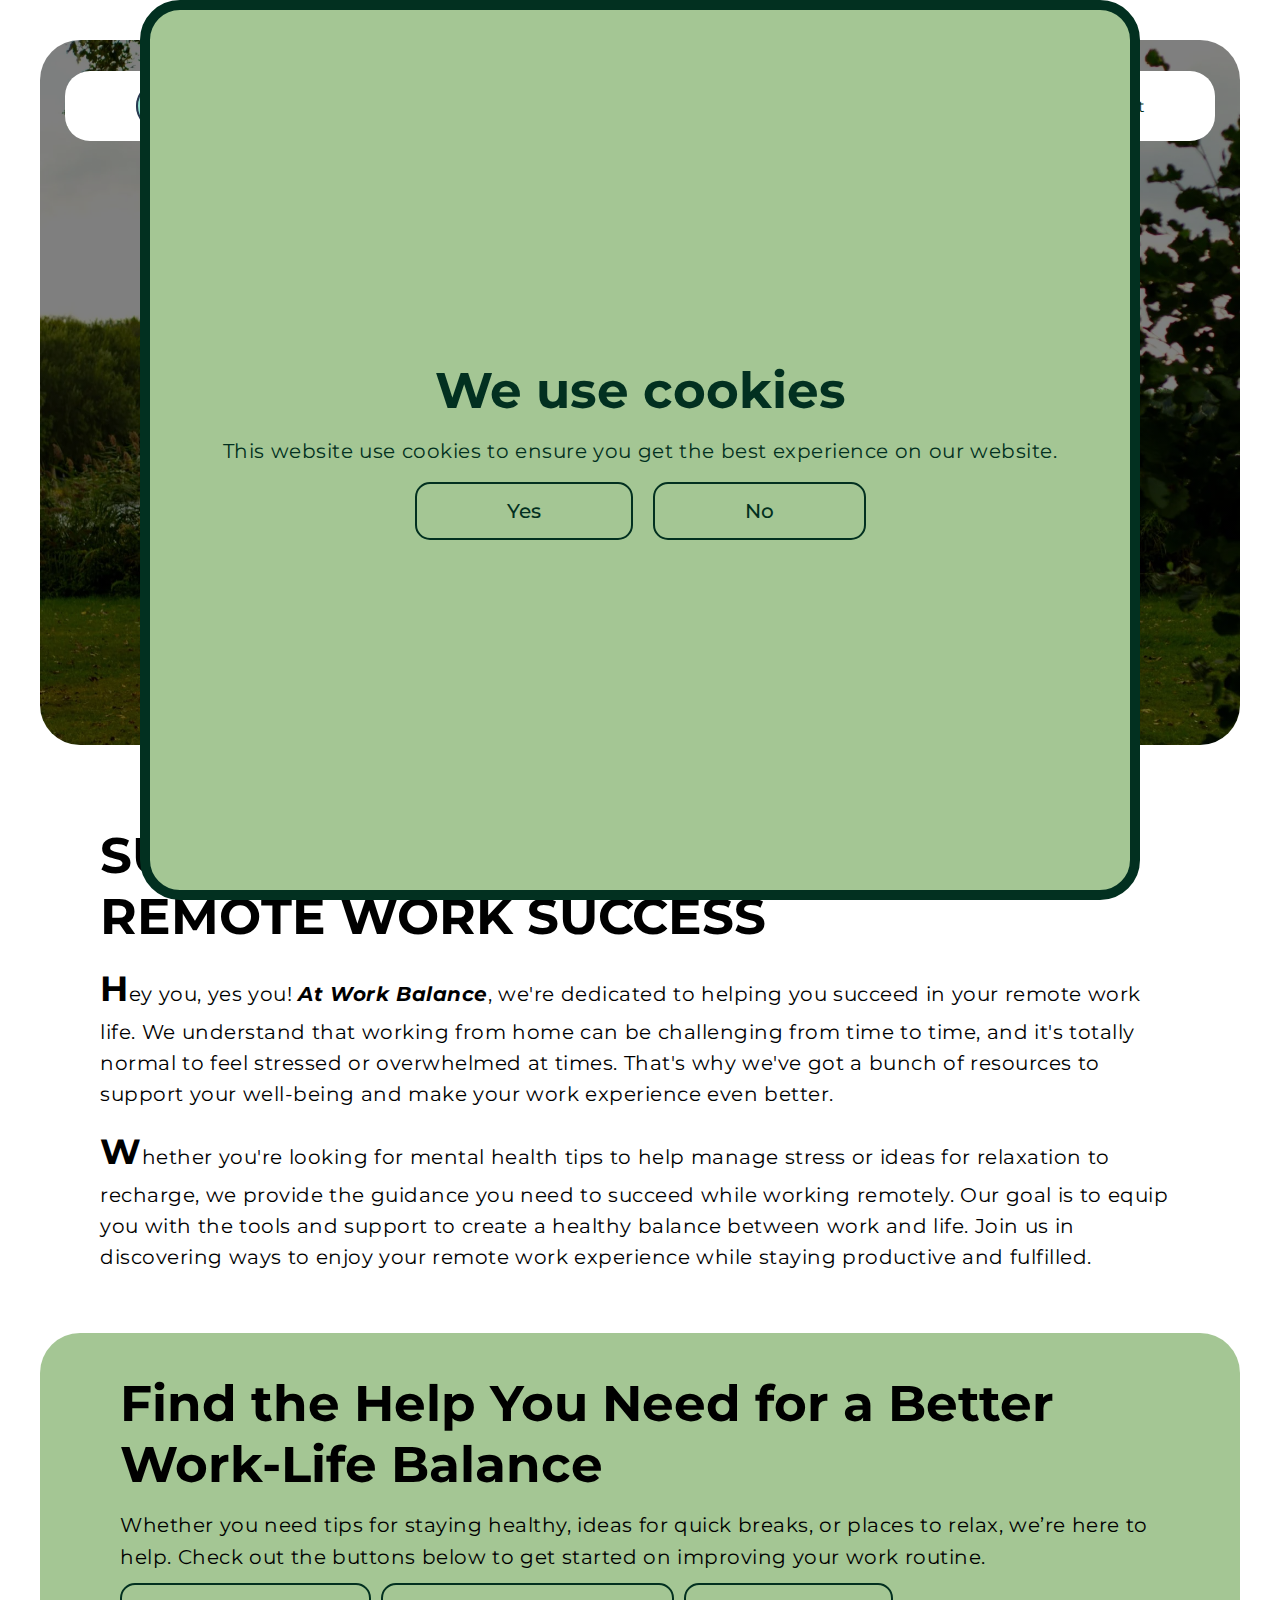
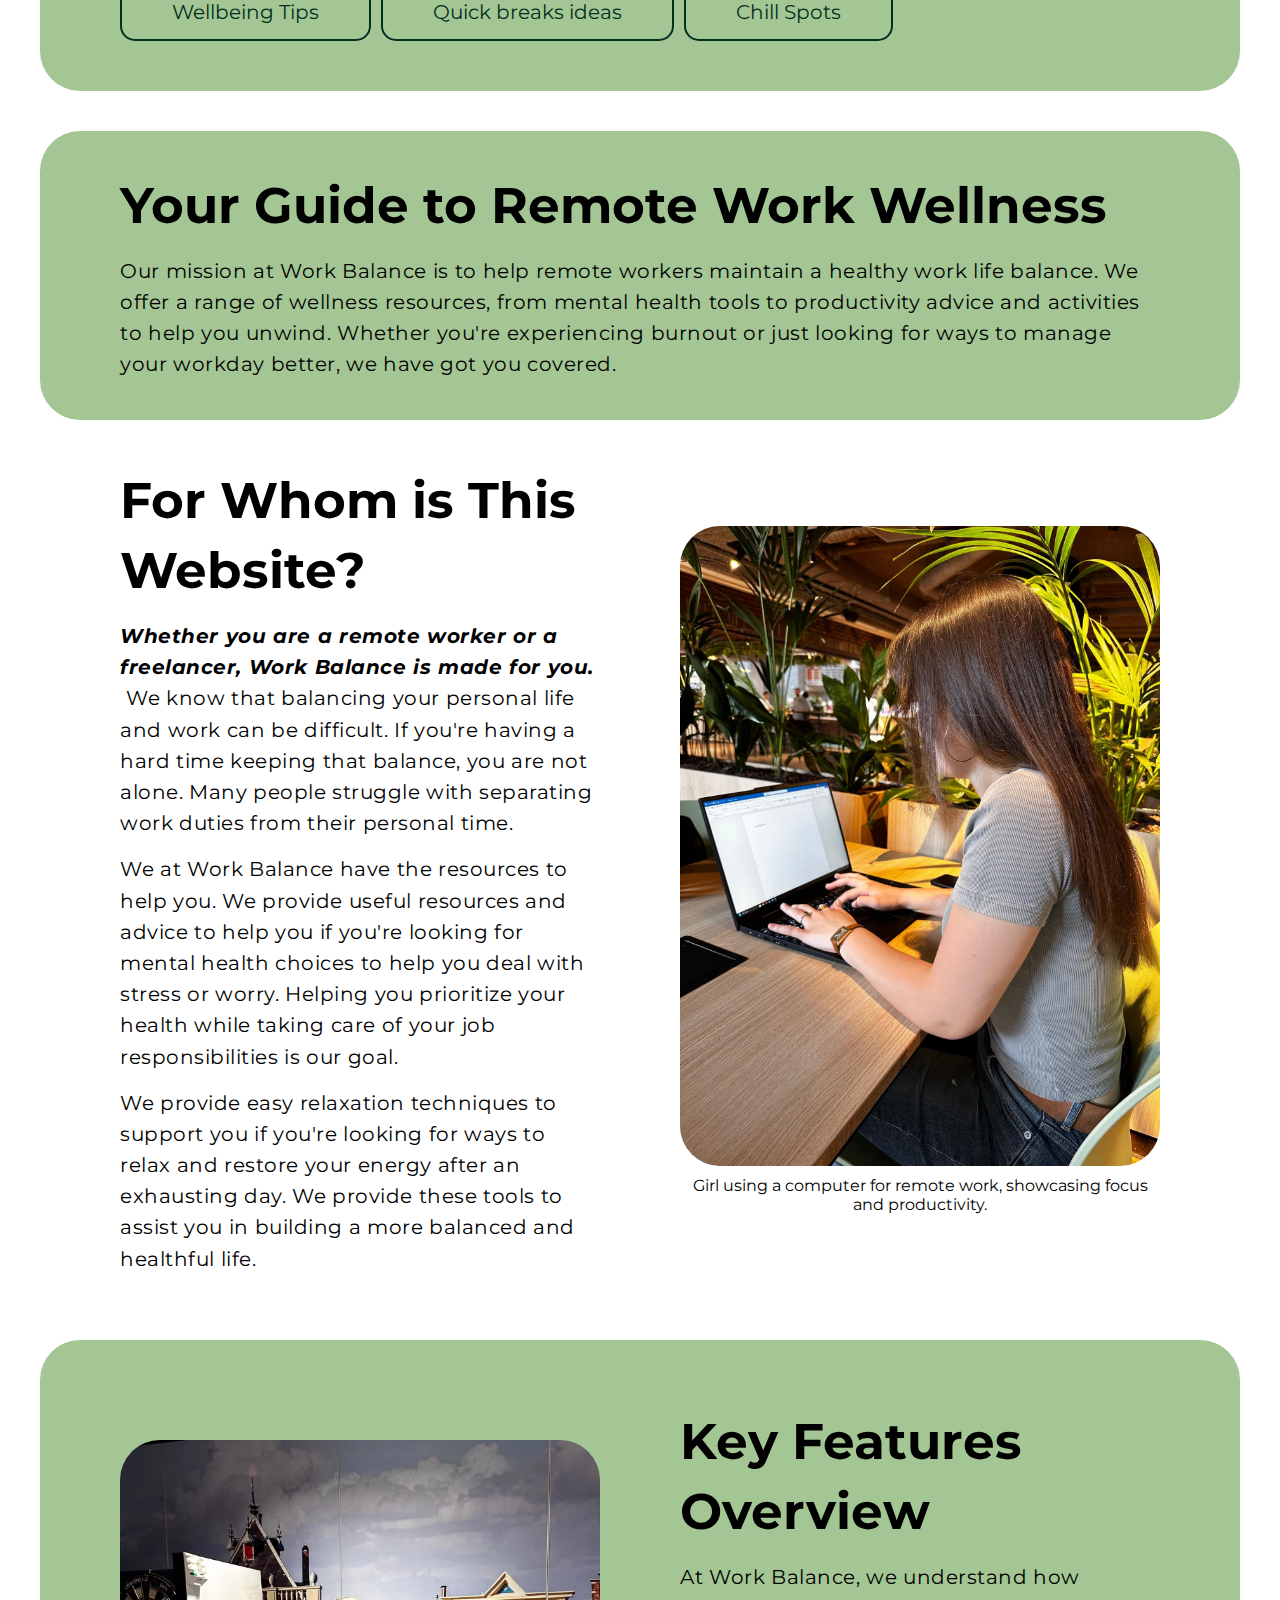
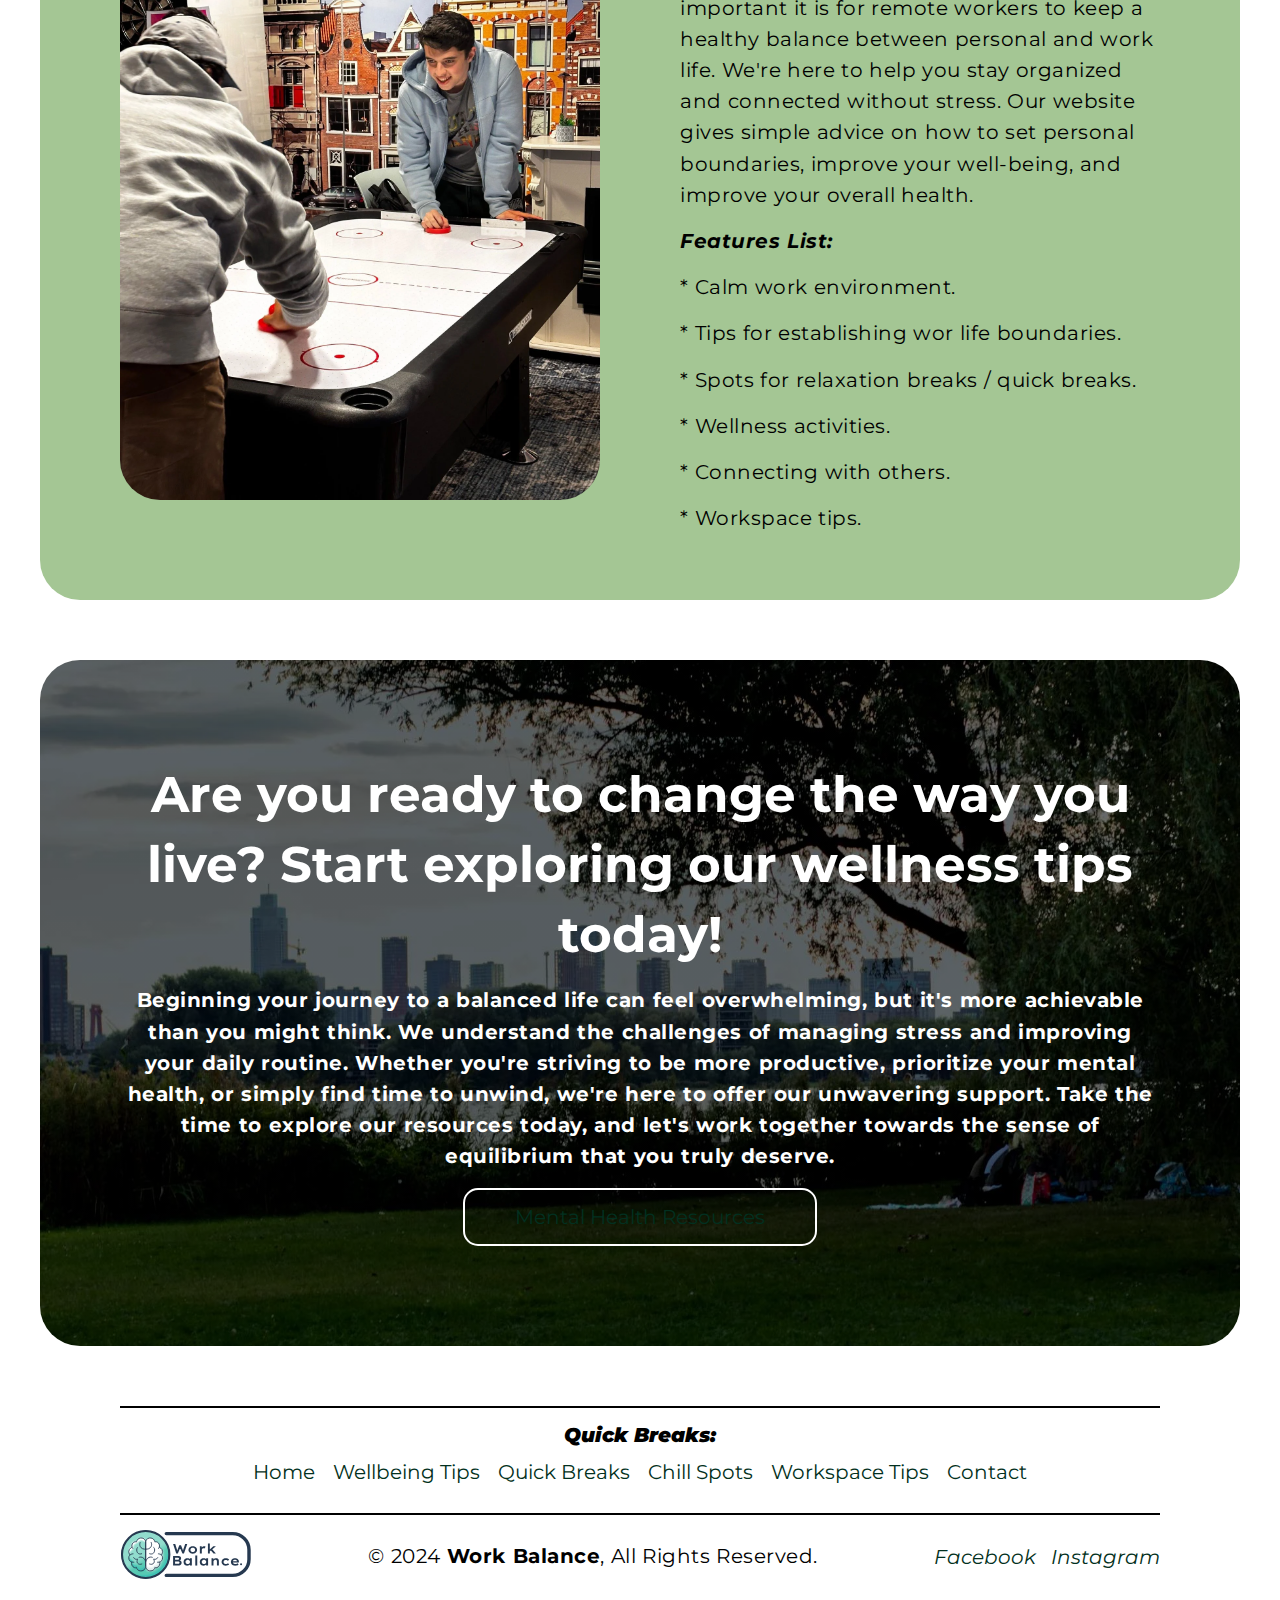
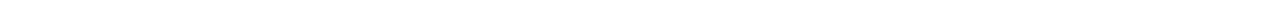
<file: index.html>
<!DOCTYPE html>
<html lang="en">

<head>
  <title>Work Balance - Remote Work Wellness and Work-Life Balance</title>
  <meta charset="UTF-8">
  <meta name="viewport" content="width=device-width, initial-scale=1.0">
  <link rel="icon" href="img/work-balance-favicon.png">
  <link rel="stylesheet" type="text/css" href="css/styles.css">
  <meta name="description"
    content="Welcome to Work Balance. Your one-stop solution for remote work wellness and work-life balance. Access mental health resources and contact us for more info.">
  <meta name="keywords" content="work balance, remote work, work-life balance, mental health, burnout prevention">
  <meta name="author" content="Leandro A Nuñez B">
</head>

<body>

  <!-- HERO SECTION -->
  <main>
    <header class="hero-section home-page">
      <section class="hero-content">
        <h2 class="hidden-from-view">All content regarding the hero section.</h2>
        <nav class="main-navigation">
          <figure class="brand-logo">
            <a href="index.html">
              <img src="img/work-balance-logov5.svg" class="logo-image" alt="Work Balance Logo"
                title="Work Balance company logo"></a>
          </figure>
          <label class="hamburger-bars">≡</label>
          <aside class="navigation-links-wrapper">
            <ul class="navigation-links">
              <li><a href="index.html" class="navigation-item">Home</a></li>
              <li><a href="wellbeing-tips.html" class="navigation-item">Wellbeing Tips</a></li>
              <li><a href="quick-breaks.html" class="navigation-item">Quick Breaks</a></li>
              <li><a href="chill-spots.html" class="navigation-item">Chill Spots</a></li>
              <li><a href="workspace-tips.html" class="navigation-item">Workspace Tips</a></li>
              <li><a href="contact.html" class="navigation-item">Contact</a></li>
            </ul>
          </aside>
        </nav>
        <h1 class="hero-heading">Welcome to Work Balance!</h1>
        <p>Your one stop solution for remote work wellness and work-life balance.</p>
        <section class="hero-buttons">
          <h2 class="hidden-from-view">Hero button wrapper.</h2>
          <a href="wellbeing-tips.html" class="hero-button">Mental Health Resources</a>
          <a href="wellbeing-tips.html" class="hero-button">Contact Us</a>
        </section>
      </section>
    </header>
  </main>

  <!-- INTRODUCTION SECTION -->
  <section class="introduction">
    <h2 class="hidden-from-view">Main container for the introduction section.</h2>
    <section class="inner-introduction">
      <h3 class="hidden-from-view">Introduction texts.</h3>
      <article>
        <h2>Supporting Your Journey to Remote Work Success</h2>
        <p>
          Hey you, yes you! <strong><em>At Work Balance</em></strong>, we're dedicated to helping you succeed in your
          remote work life.
          We understand that working from home can be challenging from time to
          time, and it's totally normal to feel stressed or overwhelmed at
          times. That's why we've got a bunch of resources to support your
          well-being and make your work experience even better.
        </p>
        <p>
          Whether you're looking for mental health tips to help manage stress
          or ideas for relaxation to recharge, we provide the guidance you
          need to succeed while working remotely. Our goal is to equip you
          with the tools and support to create a healthy balance between work
          and life. Join us in discovering ways to enjoy your remote work
          experience while staying productive and fulfilled.
        </p>
      </article>
    </section>
  </section>

  <!-- SEMI-CTA SECTION -->
  <section class="section-3">
    <h2 class="hidden-from-view">Main container for section 3.</h2>
    <section class="inner-section-3">
      <h3 class="hidden-from-view">Section 3 texts.</h3>
      <article>
        <h2>Find the Help You Need for a Better Work-Life Balance</h2>
        <p>
          Whether you need tips for staying healthy, ideas for quick breaks,
          or places to relax, we’re here to help. Check out the buttons below
          to get started on improving your work routine.
        </p>
      </article>
      <section class="general-buttons">
        <h2 class="hidden-from-view">Buttons wrapper.</h2>
        <a href="wellbeing-tips.html" class="general-button">Wellbeing Tips</a>
        <a href="quick-breaks.html" class="general-button">Quick breaks ideas</a>
        <a href="chill-spots.html" class="general-button">Chill Spots</a>
      </section>
    </section>
  </section>

  <!-- SEMI-CTA SECTION -->
  <section class="section-4 your-guide">
    <h2 class="hidden-from-view">Main container for section 4.</h2>
    <section class="inner-section-4">
      <h3 class="hidden-from-view">All section 4 text</h3>
      <article>
        <h3>Your Guide to Remote Work Wellness</h3>
        <p>
          Our mission at Work Balance is to help remote workers maintain
          a healthy work life balance. We offer a range of wellness resources,
          from mental health tools to productivity advice and activities to
          help you unwind. Whether you're experiencing burnout or just looking
          for ways to manage your workday better, we have got you covered.
        </p>
      </article>
    </section>
  </section>

  <!-- FOR WHOM IS THIS WEBSITE SECTION -->
  <section class="split-in-2 reverse white-bg">
    <h2 class="hidden-from-view">Main container for "FOR WHOM IS THIS WEBSITE" section</h2>
    <section class="container-split">
      <h3 class="hidden-from-view">Inner container.</h3>
      <figure class="picture-box">
        <img src="img/girl-using-computer.webp" alt="Girl using computer" title="Girl using computer for remote work">
        <figcaption>
          Girl using a computer for remote work, showcasing focus and
          productivity.
        </figcaption>
      </figure>
      <article class="text-box">
        <h3>For Whom is This Website?</h3>
        <p>
          <strong><em>Whether you are a remote worker or a freelancer, Work Balance
              is made for you.</em> </strong> We know that balancing your personal life and work can be
          difficult. If you're having a hard time keeping that balance, you
          are not alone. Many people struggle with separating work duties from
          their personal time.
        </p>
        <p>
          We at Work Balance have the resources to help you. We provide useful
          resources and advice to help you if you're looking for mental health
          choices to help you deal with stress or worry. Helping you
          prioritize your health while taking care of your job
          responsibilities is our goal.
        </p>
        <p>
          We provide easy relaxation techniques to support you if you're
          looking for ways to relax and restore your energy after an
          exhausting day. We provide these tools to assist you in building a
          more balanced and healthful life.
        </p>
      </article>
    </section>
  </section>

  <!-- KEY FEATURE SECTION -->
  <section class="split-in-2">
    <h2 class="hidden-from-view">Main container for "KEU FEATURE" section.</h2>
    <section class="container-split">
      <h3 class="hidden-from-view">Inner container for "KEY FEATURE" section</h3>
      <figure class="picture-box">
        <img src="img/playing-games.webp" alt="playing air hockey game" title="Engaging in an Air Hockey Game">
      </figure>
      <article class="text-box">
        <h3>Key Features Overview</h3>
        <p>
          At Work Balance, we understand how important it is for remote
          workers to keep a healthy balance between personal and work life.
          We're here to help you stay organized and connected without stress.
          Our website gives simple advice on how to set personal boundaries,
          improve your well-being, and improve your overall health.
        </p>
        <p>
          <strong><em> Features List:</em></strong>
        </p>
        <p>* Calm work environment.</p>
        <p>* Tips for establishing wor life boundaries.</p>
        <p>* Spots for relaxation breaks / quick breaks.</p>
        <p>* Wellness activities.</p>
        <p>* Connecting with others.</p>
        <p>* Workspace tips.</p>
      </article>
    </section>
  </section>

  <!-- CALL TO ACTION SECTION -->
  <section class="CTA">
    <h2 class="hidden-from-view">Main container for section "CAL TO ACTION" section.</h2>
    <section class="CTA-picture">
      <h3 class="hidden-from-view">Inner container for section "CALL TO ACTION" section.</h3>
      <article class="CTA-text-box">
        <h3>
          Are you ready to change the way you live? Start exploring our
          wellness tips today!
        </h3>
        <p>
          <b>
            Beginning your journey to a balanced life can feel overwhelming,
            but it's more achievable than you might think. We understand the
            challenges of managing stress and improving your daily routine.
            Whether you're striving to be more productive, prioritize your
            mental health, or simply find time to unwind, we're here to offer
            our unwavering support. Take the time to explore our resources
            today, and let's work together towards the sense of equilibrium
            that you truly deserve.</b>
        </p>
        <a href="wellbeing-tips.html" class="hero-button">Mental Health Resources</a>
      </article>
    </section>
  </section>

  <!-- FOOTER -->
  <footer class="footer">
    <nav class="quick-links">
      <h2><strong><em>Quick Breaks:</em></strong></h2>
      <ul class="footer-navbar-links">
        <li><a href="index.html" class="navbar-link">Home</a></li>
        <li><a href="wellbeing-tips.html" class="navbar-link">Wellbeing Tips</a></li>
        <li><a href="quick-breaks.html" class="navbar-link">Quick Breaks</a></li>
        <li><a href="chill-spots.html" class="navbar-link">Chill Spots</a></li>
        <li><a href="workspace-tips.html" class="navbar-link">Workspace Tips</a></li>
        <li><a href="contact.html" class="navbar-link">Contact</a></li>
      </ul>
    </nav>
    <section class="copyright">
      <h3 class="hidden-from-view">Footer Information and Social Links.</h3>
      <figure class="footer-logo">
        <img src="img/work-balance-logov5.svg" alt="Work Balance company logo in footer"
          title="Work Balance logo in footer">
      </figure>
      <p class="copyright-text">
        &copy; 2024 <strong>Work Balance</strong>, All Rights Reserved.
      </p>
      <address class="icons">
        <a class="facebook" href="https://www.facebook.com/">Facebook</a>
        <a class="instagram" href="https://www.instagram.com/">Instagram</a>
      </address>
    </section>
  </footer>

  <!-- COOKIES -->
  <article id="centeredBox" class="centered-box">
    <h2>We use cookies</h2>
    <p>This website use cookies to ensure you get the best experience on our website.</p>
    <section class="button-group">
      <h3 class="hidden-from-view">Cookies buttons wrapper</h3>
      <button class="general-button" id="yesButton">Yes</button>
      <button class="general-button" id="noButton">No</button>
    </section>
  </article>

  <!-- JAVASCRIPT FOR THE COOKIES BOX YES OR NO -->
  <script src="js/cookie.js"></script>
</body>

</html>
</file>
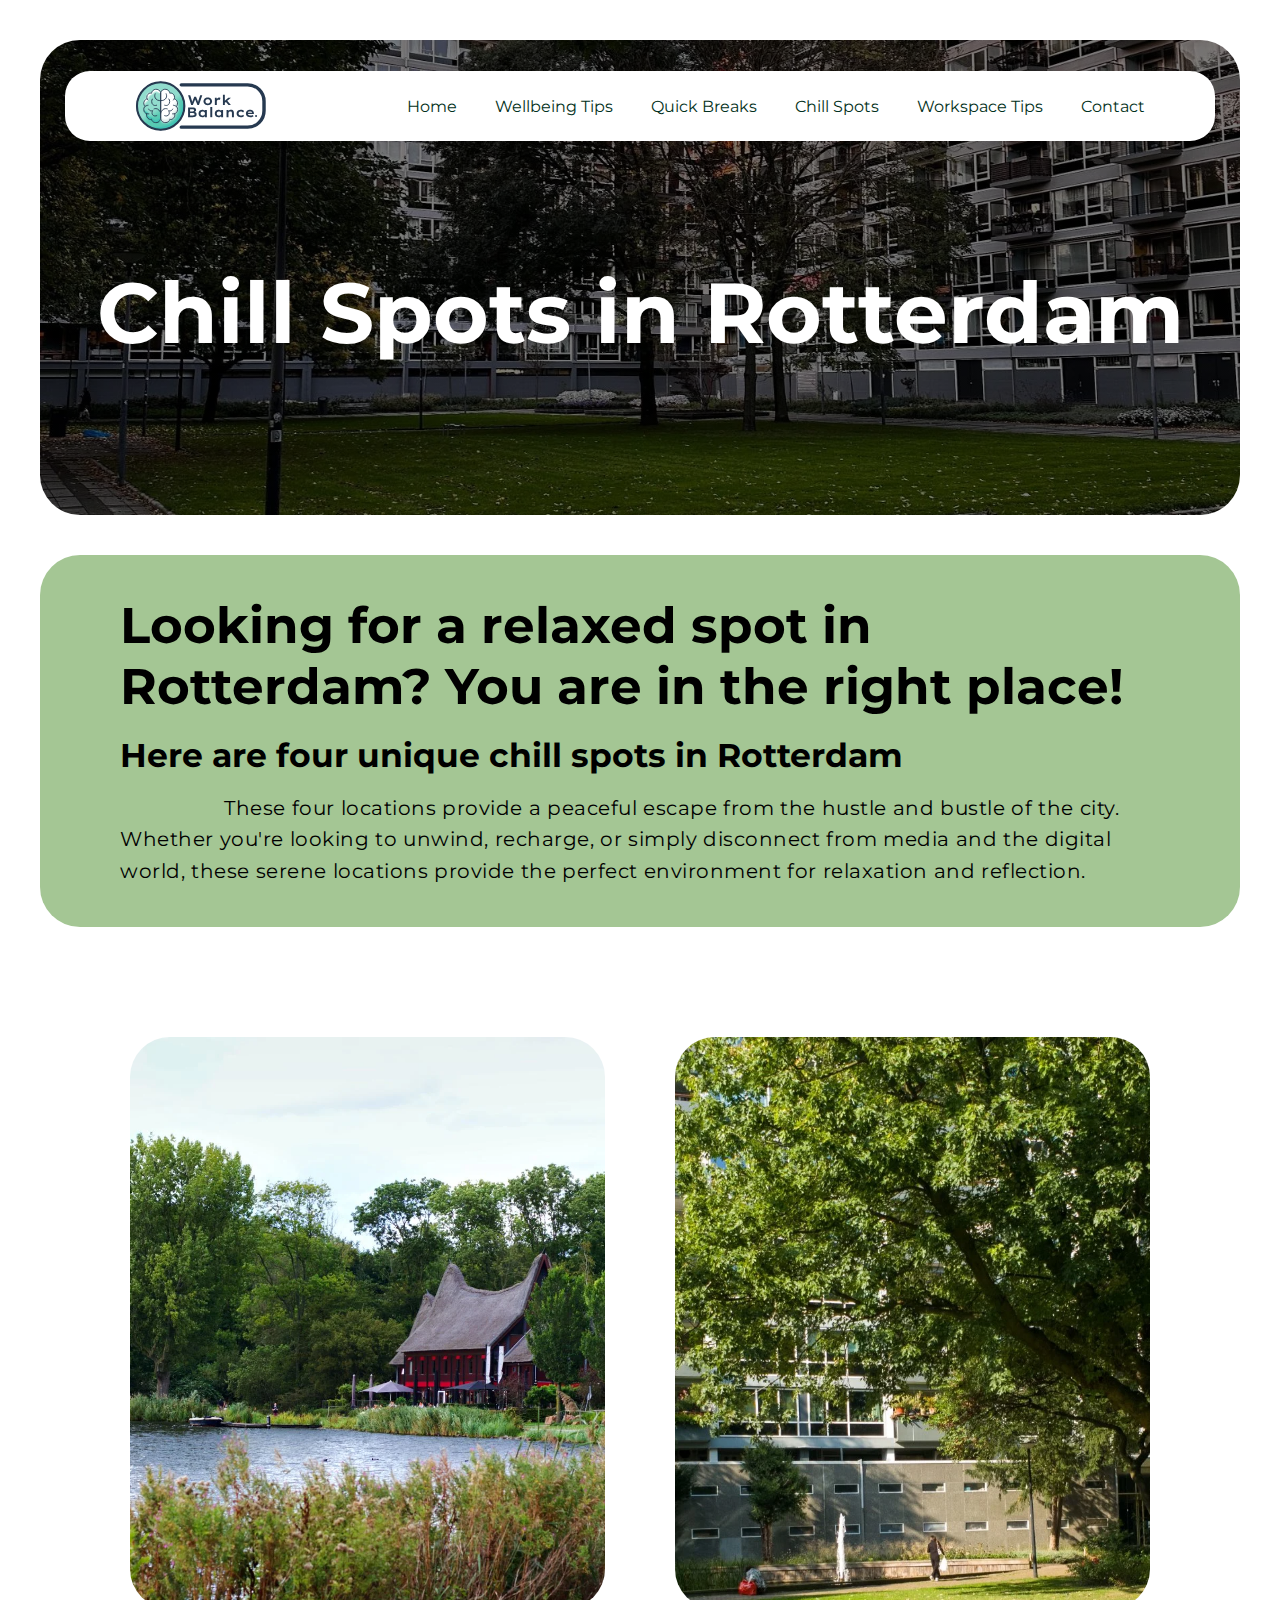
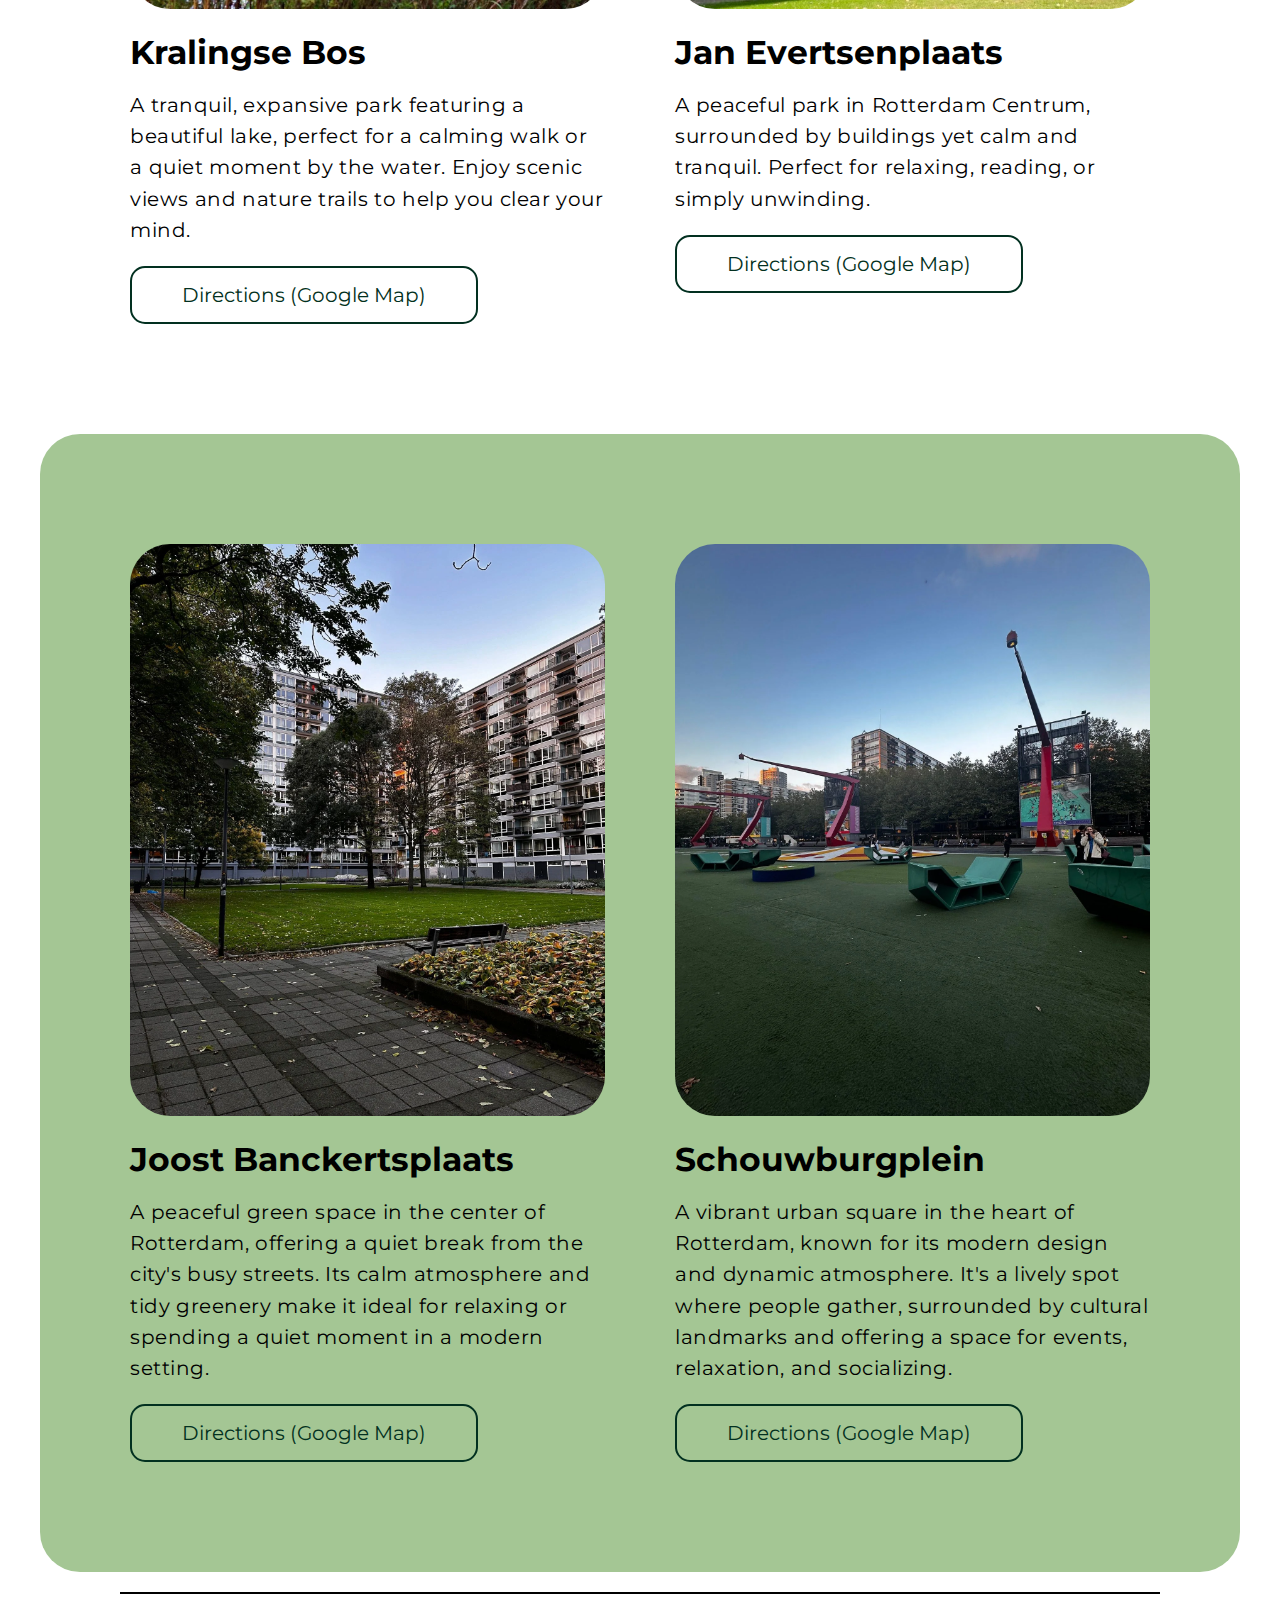
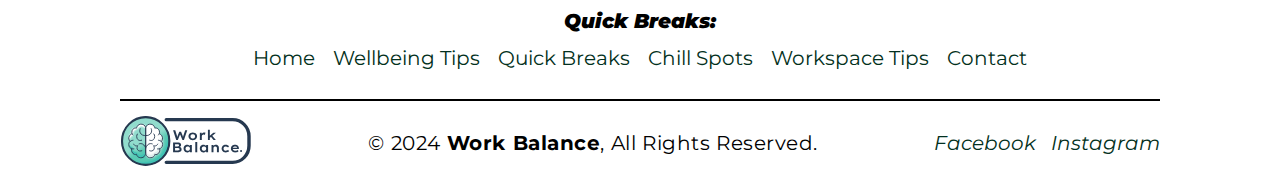
<file: chill-spots.html>
<!DOCTYPE html>
<html lang="en">

<head>
  <title>Chill Spots</title>
  <meta charset="UTF-8">
  <meta name="viewport" content="width=device-width, initial-scale=1.0">
  <meta name="description"
    content="Explore peaceful chill spots in Rotterdam for relaxation and a break from city life. Find directions and learn more about each spot's unique charm.">
  <meta name="keywords"
    content="Kralingse Bos, Jan Evertsenplaats, Joost Banckertsplaats, Schouwburgplein, relaxation spots in the Netherlands">
  <meta name="author" content="Leandro A Nuñez B">
  <link rel="icon" href="img/work-balance-favicon.png">
  <link rel="stylesheet" type="text/css" href="css/styles.css">

</head>

<body>

  <!-- HERO SECTION -->
  <main>
    <header class="hero-section">
      <section class="hero-content chill-spots">
        <h2 class="hidden-from-view">All content regarding the hero section.</h2>
        <nav class="main-navigation">
          <figure class="brand-logo">
            <a href="index.html">
              <img src="img/work-balance-logov5.svg" class="logo-image" alt="Work Balance Logo"
                title="Work Balance company logo"></a>
          </figure>
          <label class="hamburger-bars">≡</label>
          <aside class="navigation-links-wrapper">
            <ul class="navigation-links">
              <li><a href="index.html" class="navigation-item">Home</a></li>
              <li><a href="wellbeing-tips.html" class="navigation-item">Wellbeing Tips</a></li>
              <li><a href="quick-breaks.html" class="navigation-item">Quick Breaks</a></li>
              <li><a href="chill-spots.html" class="navigation-item">Chill Spots</a></li>
              <li><a href="workspace-tips.html" class="navigation-item">Workspace Tips</a></li>
              <li><a href="contact.html" class="navigation-item">Contact</a></li>
            </ul>
          </aside>
        </nav>
        <h1 class="hero-heading">Chill Spots in Rotterdam</h1>
      </section>
    </header>
  </main>

  <!-- LOOKING FOR A RELAXED SPOT SECTION -->
  <section class="section-4 relaxing-spots">
    <h2 class="hidden-from-view">Main container of "Looking for a relaxed spot" section.</h2>
    <section class="inner-section-4">
      <h2 class="hidden-from-view">Inner container of "Looking for a relaxed spot" section.</h2>
      <article>
        <h2>Looking for a relaxed spot in Rotterdam? You are in the right place!</h2>
        <h3>Here are four unique chill spots in Rotterdam</h3>
        <p>
          These four locations provide a peaceful escape from the hustle and bustle of the city. Whether you're looking
          to unwind, recharge, or simply disconnect from media and the digital world, these serene locations provide the
          perfect environment for relaxation and reflection.
        </p>
      </article>
    </section>
  </section>

  <!-- IMAGE BLOCKS SECTION -->
  <section class="image-blocks">
    <h2 class="hidden-from-view">Main container of "Image blocks" section.</h2>
    <section class="inner-blocks white-background">
      <h2 class="hidden-from-view">Image and articles wrapper for Kralingse Bos.</h2>
      <section class="image-block-1  img-chill-spots">
        <h2 class="hidden-from-view">Image and articles wrapper.</h2>
        <img src="img/connect-nature.webp" alt="Image of Kralingse Bos park in Rotterdam"
          title="Kralingse Bos - Park in Rotterdam" class="image-block">
        <article>
          <h3>Kralingse Bos</h3>
          <p>
            A tranquil, expansive park featuring a beautiful lake, perfect for a calming walk or a quiet moment by the
            water.
            Enjoy scenic views and nature trails to help you clear your mind.
          </p>
        </article>
        <a href="https://maps.app.goo.gl/Z8Ja4D6Wf3F8AyA98" target="_blank" class="general-button">Directions (Google
          Map)</a>
      </section>

      <section class="image-block-2  img-chill-spots">
        <h2 class="hidden-from-view">Image and articles wrapper for Jan Evertsenplaats.</h2>
        <img src="img/wellbeing-tips-header.webp" alt="Jan Evertsenplaats in the heart of Rotterdam"
          title="Jan Evertsenplaats - Quiet park in Rotterdam" class="image-block">
        <article>
          <h3>Jan Evertsenplaats</h3>
          <p>
            A peaceful park in Rotterdam Centrum, surrounded by buildings yet calm and tranquil. Perfect for relaxing,
            reading, or simply unwinding.
          </p>
        </article>
        <a href="https://maps.app.goo.gl/hGEY5js8iWGoHVB5A" target="_blank" class="general-button">Directions (Google
          Map)</a>
      </section>
    </section>
  </section>

  <!-- IMAGE BLOCKS SECTION -->
  <section class="image-blocks">
    <h2 class="hidden-from-view">Main container of "Image blocks" section.</h2>
    <section class="inner-blocks">
      <h2 class="hidden-from-view">Inner container of "Image blocks" section.</h2>
      <section class="image-block-1 img-chill-spots">
        <h2 class="hidden-from-view">Image and articles wrapper for Joost Banckertsplaats.</h2>
        <img src="img/Joost.webp" alt="Quiet green space at Joost Banckertsplaats in Rotterdam"
          title="Joost Banckertsplaats - Relaxing green area in Rotterdam" class="image-block">
        <article>
          <h3>Joost Banckertsplaats</h3>
          <p>
            A peaceful green space in the center of Rotterdam, offering a
            quiet break from the city's busy streets. Its calm atmosphere and
            tidy greenery make it ideal for relaxing or spending a quiet
            moment in a modern setting.
          </p>
        </article>
        <a href="https://maps.app.goo.gl/ikSgC7uJ6x2KgxpZA" target="_blank" class="general-button">Directions (Google
          Map)</a>
      </section>

      <section class="image-block-2 img-chill-spots">
        <h2 class="hidden-from-view">Image and articles wrapper for Schouwburgplein.</h2>
        <img src="img/Scchowburgplein.webp" alt="Schouwburgplein square in Rotterdam with modern design"
          title="Schouwburgplein - Urban square in Rotterdam" class="image-block">
        <article>
          <h3>Schouwburgplein</h3>
          <p>
            A vibrant urban square in the heart of Rotterdam, known for its
            modern design and dynamic atmosphere. It's a lively spot where
            people gather, surrounded by cultural landmarks and offering a
            space for events, relaxation, and socializing.
          </p>
        </article>
        <a href="https://maps.app.goo.gl/jinGEuqzK6qPgfRy5" target="_blank" class="general-button">Directions (Google
          Map)</a>
      </section>
    </section>
  </section>

  <!-- FOOTER -->
  <footer class="footer">
    <nav class="quick-links">
      <h2><strong><em>Quick Breaks:</em></strong></h2>
      <ul class="footer-navbar-links">
        <li><a href="index.html" class="navbar-link">Home</a></li>
        <li><a href="wellbeing-tips.html" class="navbar-link">Wellbeing Tips</a></li>
        <li><a href="quick-breaks.html" class="navbar-link">Quick Breaks</a></li>
        <li><a href="chill-spots.html" class="navbar-link">Chill Spots</a></li>
        <li><a href="workspace-tips.html" class="navbar-link">Workspace Tips</a></li>
        <li><a href="contact.html" class="navbar-link">Contact</a></li>
      </ul>
    </nav>
    <section class="copyright">
      <h3 class="hidden-from-view">Footer Information and Social Links.</h3>
      <figure class="footer-logo">
        <img src="img/work-balance-logov5.svg" alt="Work Balance company logo in footer"
          title="Work Balance logo in footer">
      </figure>
      <p class="copyright-text">
        &copy; 2024 <strong>Work Balance</strong>, All Rights Reserved.
      </p>
      <address class="icons">
        <a class="facebook" href="https://www.facebook.com/">Facebook</a>
        <a class="instagram" href="https://www.instagram.com/">Instagram</a>
      </address>
    </section>
  </footer>
</body>

</html>
</file>
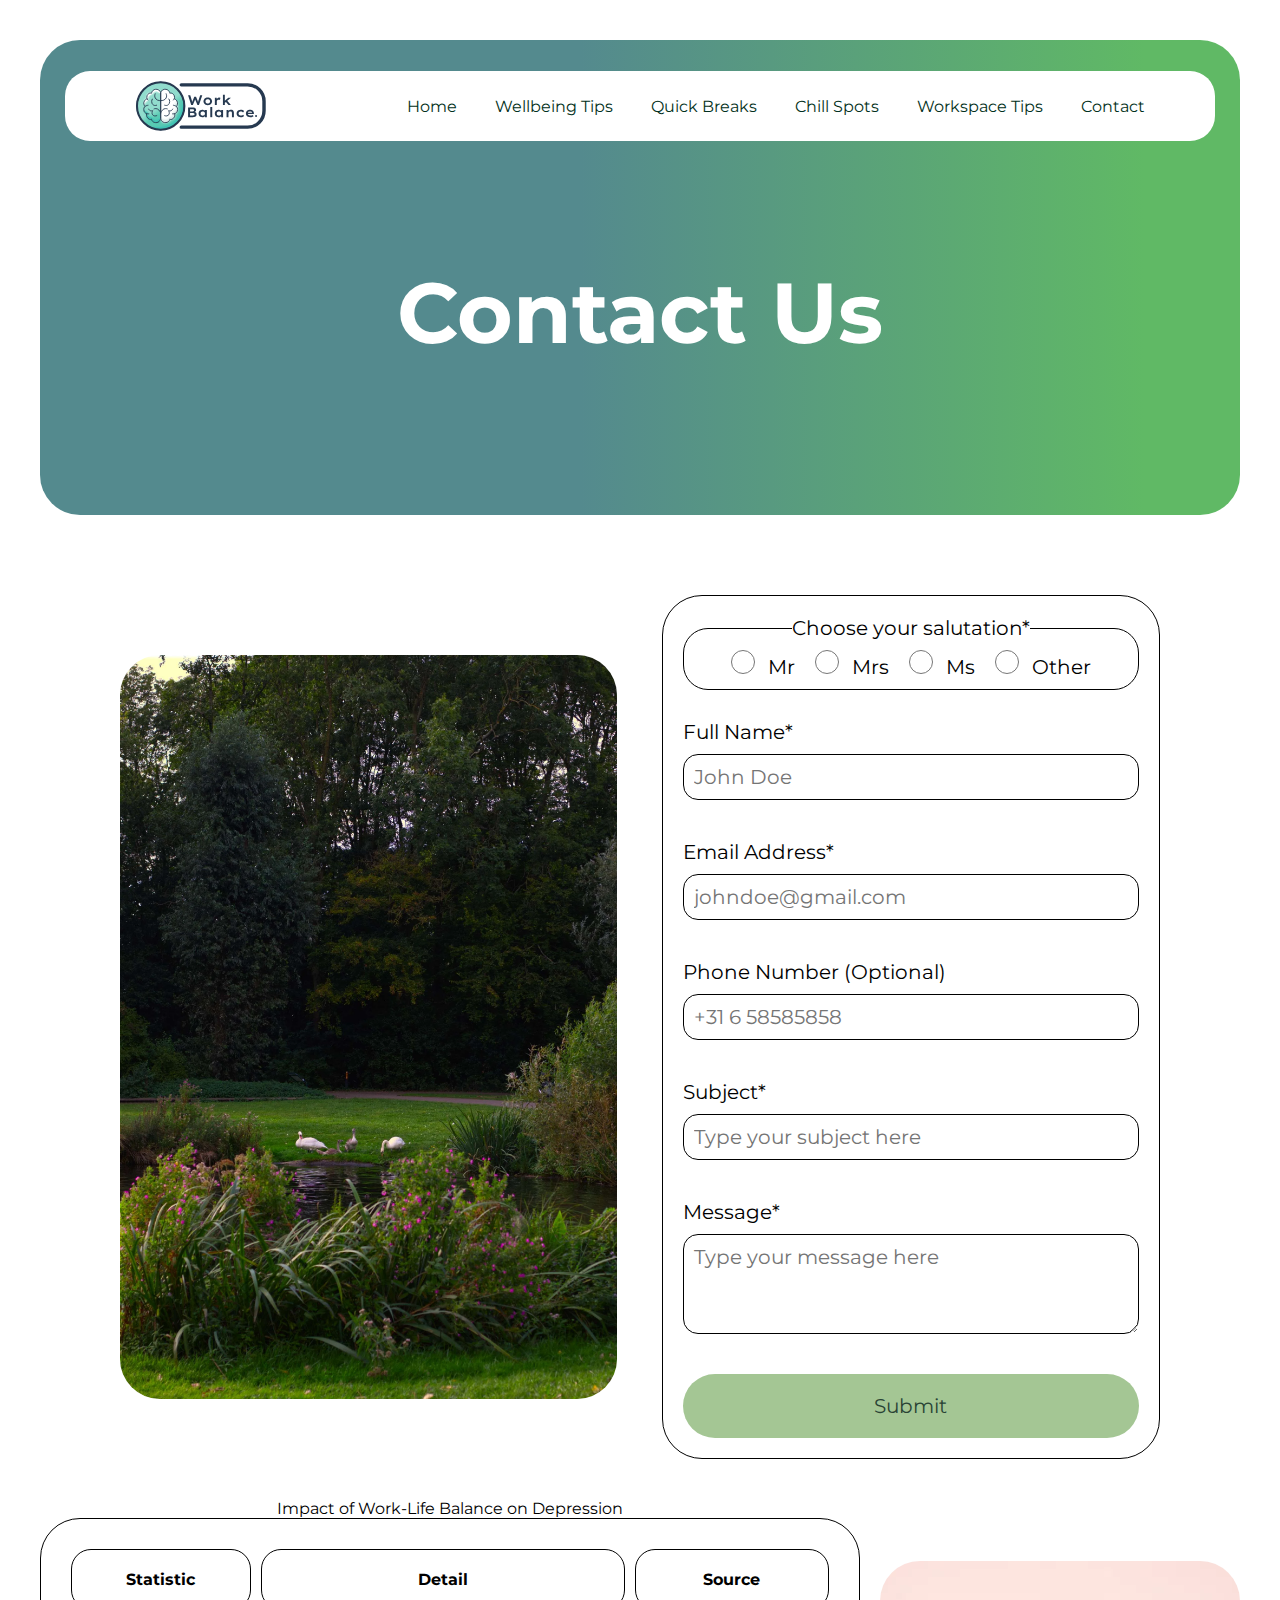
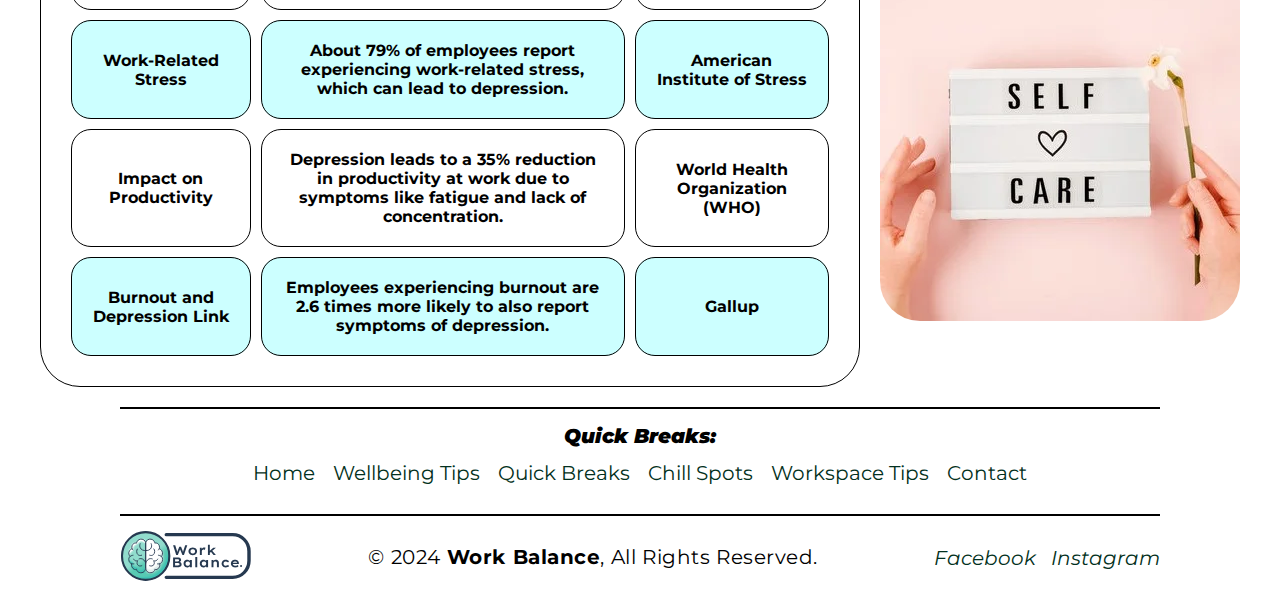
<file: contact.html>
<!DOCTYPE html>
<html lang="en">

<head>
    <title>Contact Us</title>
    <meta charset="UTF-8">
    <meta name="viewport" content="width=device-width, initial-scale=1.0">
    <meta name="author" content="Leandro A Nuñez B">
    <meta name="description"
        content="Contact us for questions, feedback, and suggestions to enhance your experience with Work Balance.">
    <meta name="keywords" content="contact, work balance, feedback, suggestions, inquiries">
    <link rel="icon" href="img/work-balance-favicon.png">
    <link rel="stylesheet" type="text/css" href="css/styles.css">
</head>

<body>

    <!-- HERO SECTION -->
    <main>
        <header class="hero-section">
            <section class="hero-content contact-us">
                <h2 class="hidden-from-view">All content regarding the hero section.</h2>
                <nav class="main-navigation">
                    <figure class="brand-logo">
                        <a href="index.html">
                            <img src="img/work-balance-logov5.svg" class="logo-image" alt="Work Balance Logo"
                                title="Work Balance company logo"></a>
                    </figure>
                    <label class="hamburger-bars">≡</label>
                    <aside class="navigation-links-wrapper">
                        <ul class="navigation-links">
                            <li><a href="index.html" class="navigation-item">Home</a></li>
                            <li><a href="wellbeing-tips.html" class="navigation-item">Wellbeing Tips</a></li>
                            <li><a href="quick-breaks.html" class="navigation-item">Quick Breaks</a></li>
                            <li><a href="chill-spots.html" class="navigation-item">Chill Spots</a></li>
                            <li><a href="workspace-tips.html" class="navigation-item">Workspace Tips</a></li>
                            <li><a href="contact.html" class="navigation-item">Contact</a></li>
                        </ul>
                    </aside>
                </nav>
                <h1 class="hero-heading">Contact Us</h1>
            </section>
        </header>
    </main>

    <!-- CONTACT SECTION -->
    <section class="contact-section">
        <h2 class="hidden-from-view">Main container for the "Contact" section.</h2>
        <section class="contact-container">
            <h2 class="hidden-from-view">Inner container for the contact form and image.</h2>
            <figure class="picture">
                <img src="img/Contact-Page-picture.webp" alt="Contact of a calm park (Kralingse Bos)"
                    title="Tranquil View of Kralingse Bos Park's Serene Landscape">
            </figure>

            <!-- FORM SECTION -->
            <form class="form" action="thank-you-page.html" method="get">
                <fieldset class="radio-group-container">
                    <legend>Choose your salutation*</legend>
                    <fieldset class="radio-group">
                        <label>
                            <input type="radio" name="salutation" value="Mr" required>
                            Mr
                        </label>
                        <label>
                            <input type="radio" name="salutation" value="Mrs"> Mrs
                        </label>
                        <label>
                            <input type="radio" name="salutation" value="Ms"> Ms
                        </label>
                        <label>
                            <input type="radio" name="salutation" value="Other"> Other
                        </label>
                    </fieldset>
                </fieldset>

                <fieldset class="form-group">
                    <label for="fullname">Full Name*</label>
                    <input type="text" id="fullname" name="fullname" required placeholder="John Doe">
                </fieldset>

                <fieldset class="form-group">
                    <label for="email">Email Address*</label>
                    <input type="email" id="email" name="email" required placeholder="johndoe@gmail.com">
                </fieldset>

                <fieldset class="form-group">
                    <label for="phone">Phone Number (Optional)</label>
                    <input type="tel" id="phone" name="phone" placeholder="+31 6 58585858">
                </fieldset>

                <fieldset class="form-group">
                    <label for="subject">Subject*</label>
                    <input type="text" id="subject" name="subject" placeholder="Type your subject here" required>
                </fieldset>

                <fieldset class="form-group">
                    <label for="message">Message*</label>
                    <textarea id="message" name="message" placeholder="Type your message here" required></textarea>
                </fieldset>
                <input type="submit">
            </form>
        </section>
    </section>

    <!-- TABLE -->
    <!-- The assesment does not make it clear. I am unsure what I need to do with a table. If I don't have a table in my design. -->
    <!-- This is not part of my FIGMA design, but I included it because I had no other way of including a table. (So I included it here.)-->
    <!-- I added some information that links to my website. -->
    <section class="table">
        <h2 class="hidden-from-view">Table for the assessment.</h2>
        <table>
            <caption>Impact of Work-Life Balance on Depression</caption>
            <tr>
                <th>Statistic</th>
                <th>Detail</th>
                <th>Source</th>
            </tr>
            <tr>
                <th>Work-Related Stress</th>
                <th>About 79% of employees report experiencing work-related stress, which can lead to depression.</th>
                <th>American Institute of Stress</th>
            </tr>
            <tr>
                <th>Impact on Productivity</th>
                <th>Depression leads to a 35% reduction in productivity at work due to symptoms like fatigue and lack of
                    concentration.</th>
                <th>World Health Organization (WHO)</th>
            </tr>
            <tr>
                <th>Burnout and Depression Link</th>
                <th>Employees experiencing burnout are 2.6 times more likely to also report symptoms of depression.</th>
                <th>Gallup</th>
            </tr>
        </table>
        <section class="take-care">
            <h2 class="hidden-from-view">Reminder to Take Care</h2>
            <img src="img/self-care.webp" alt="A picture with a profound message."
                title="A picture remainding us to take care of ourself" class="take-care-picture">
        </section>
    </section>


    <!-- FOOTER -->
    <footer class="footer">
        <nav class="quick-links">
            <h2><strong><em>Quick Breaks:</em></strong></h2>
            <ul class="footer-navbar-links">
                <li><a href="index.html" class="navbar-link">Home</a></li>
                <li><a href="wellbeing-tips.html" class="navbar-link">Wellbeing Tips</a></li>
                <li><a href="quick-breaks.html" class="navbar-link">Quick Breaks</a></li>
                <li><a href="chill-spots.html" class="navbar-link">Chill Spots</a></li>
                <li><a href="workspace-tips.html" class="navbar-link">Workspace Tips</a></li>
                <li><a href="contact.html" class="navbar-link">Contact</a></li>
            </ul>
        </nav>
        <section class="copyright">
            <h3 class="hidden-from-view">Footer Information and Social Links.</h3>
            <figure class="footer-logo">
                <img src="img/work-balance-logov5.svg" alt="Work Balance company logo in footer"
                    title="Work Balance logo in footer">
            </figure>
            <p class="copyright-text">
                &copy; 2024 <strong>Work Balance</strong>, All Rights Reserved.
            </p>
            <address class="icons">
                <a class="facebook" href="https://www.facebook.com/">Facebook</a>
                <a class="instagram" href="https://www.instagram.com/">Instagram</a>
            </address>
        </section>
    </footer>
</body>

</html>
</file>
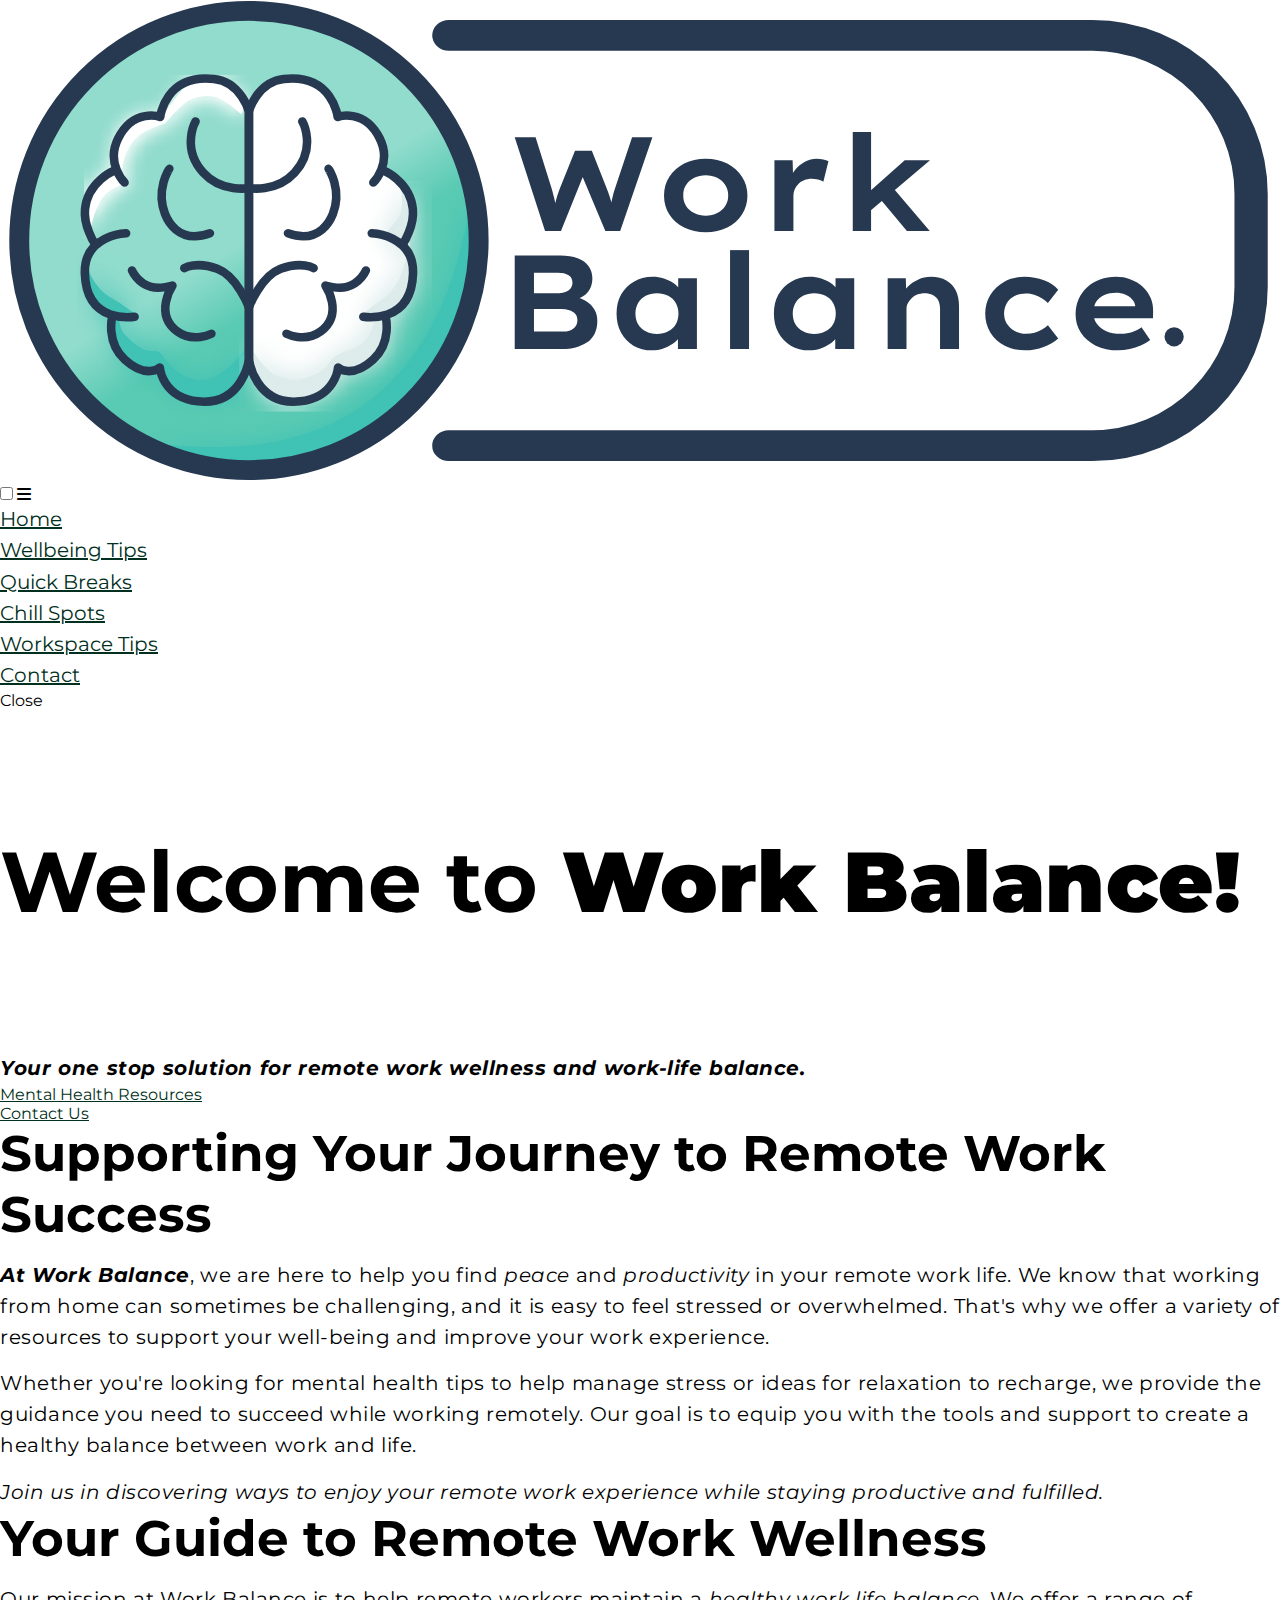
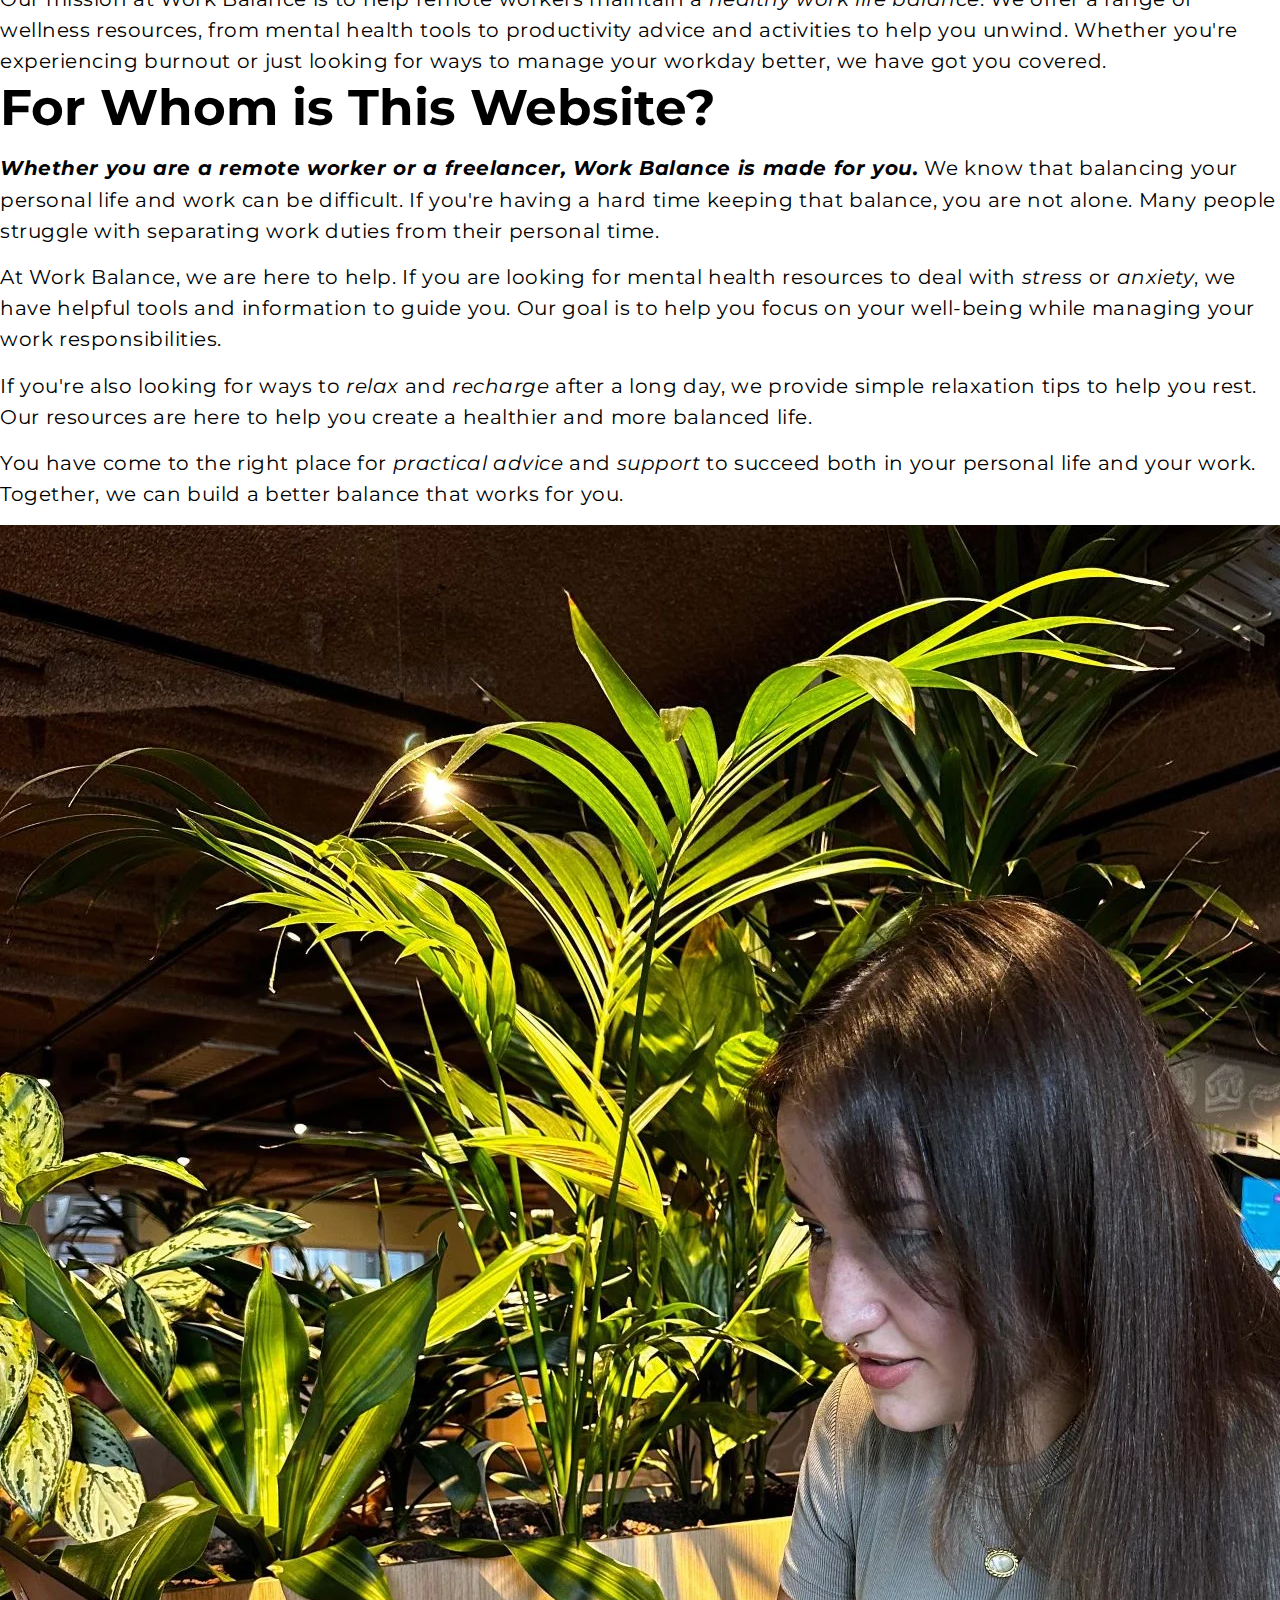
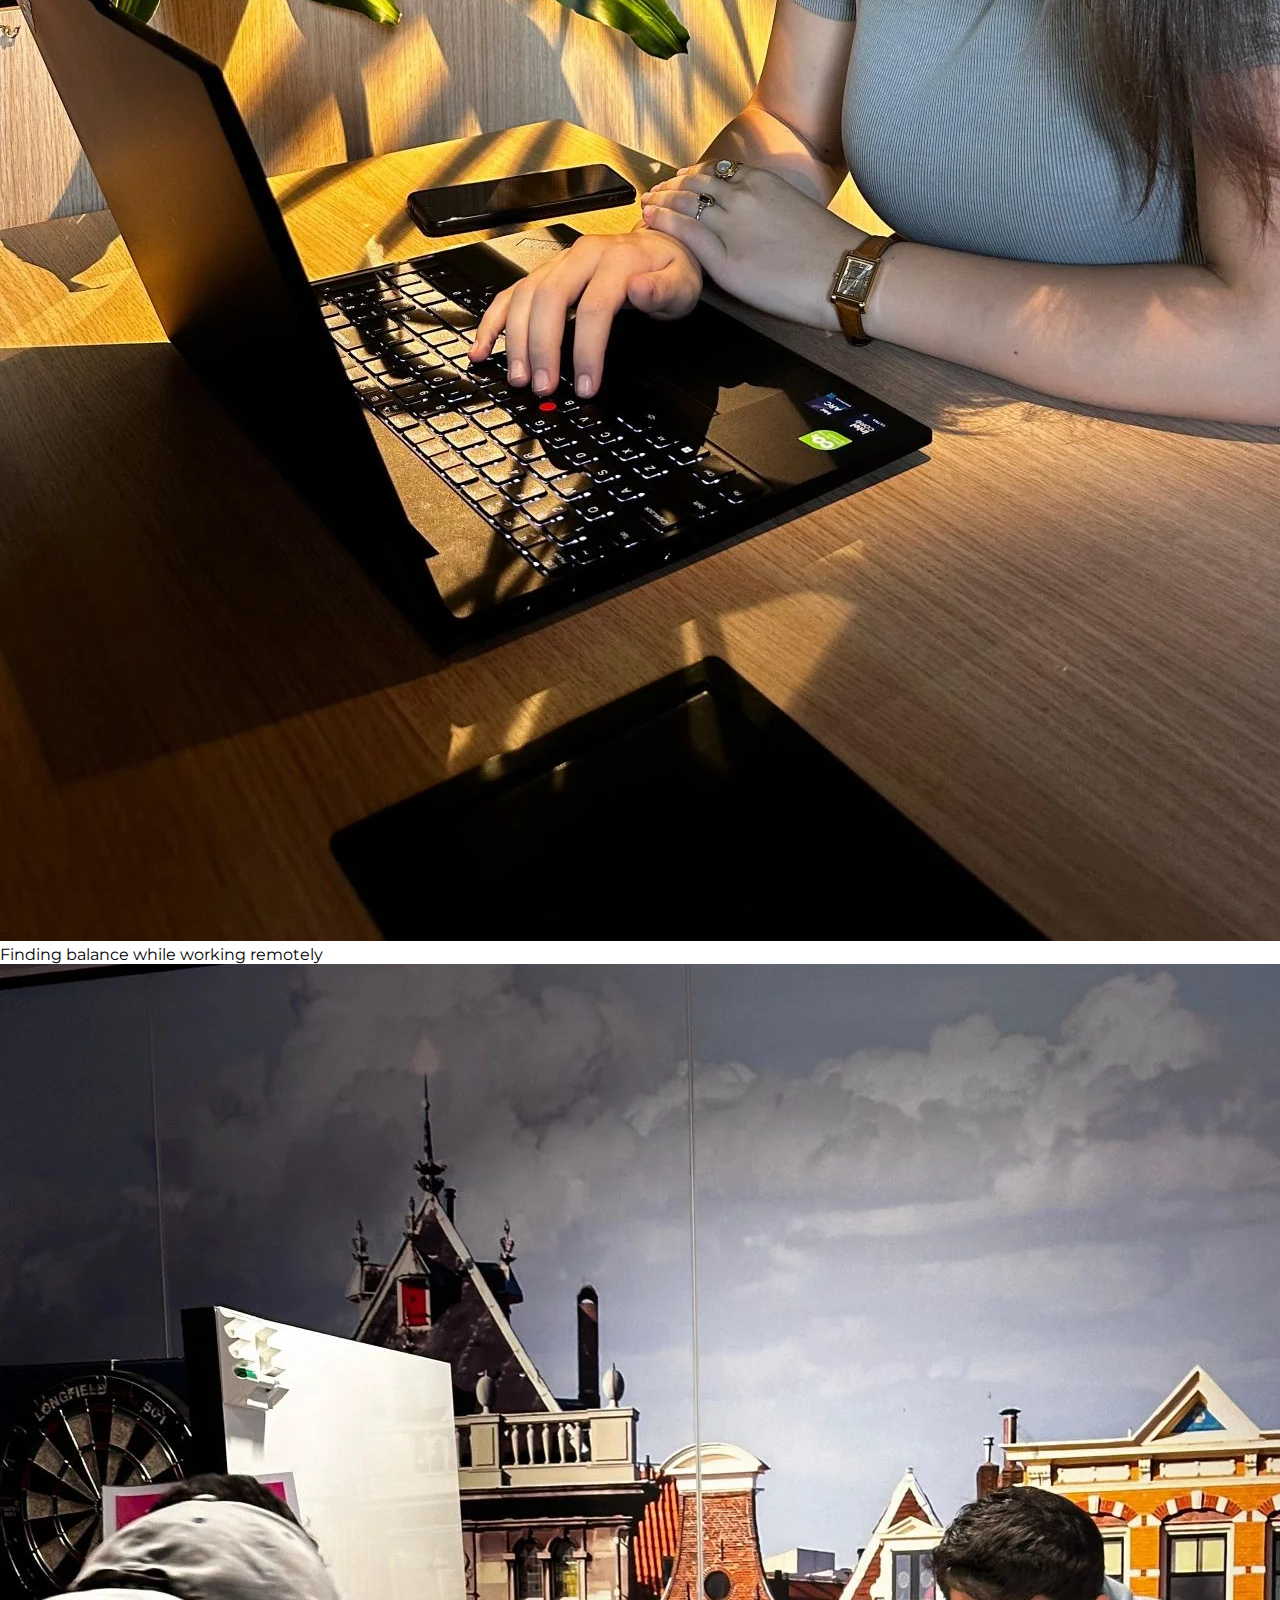
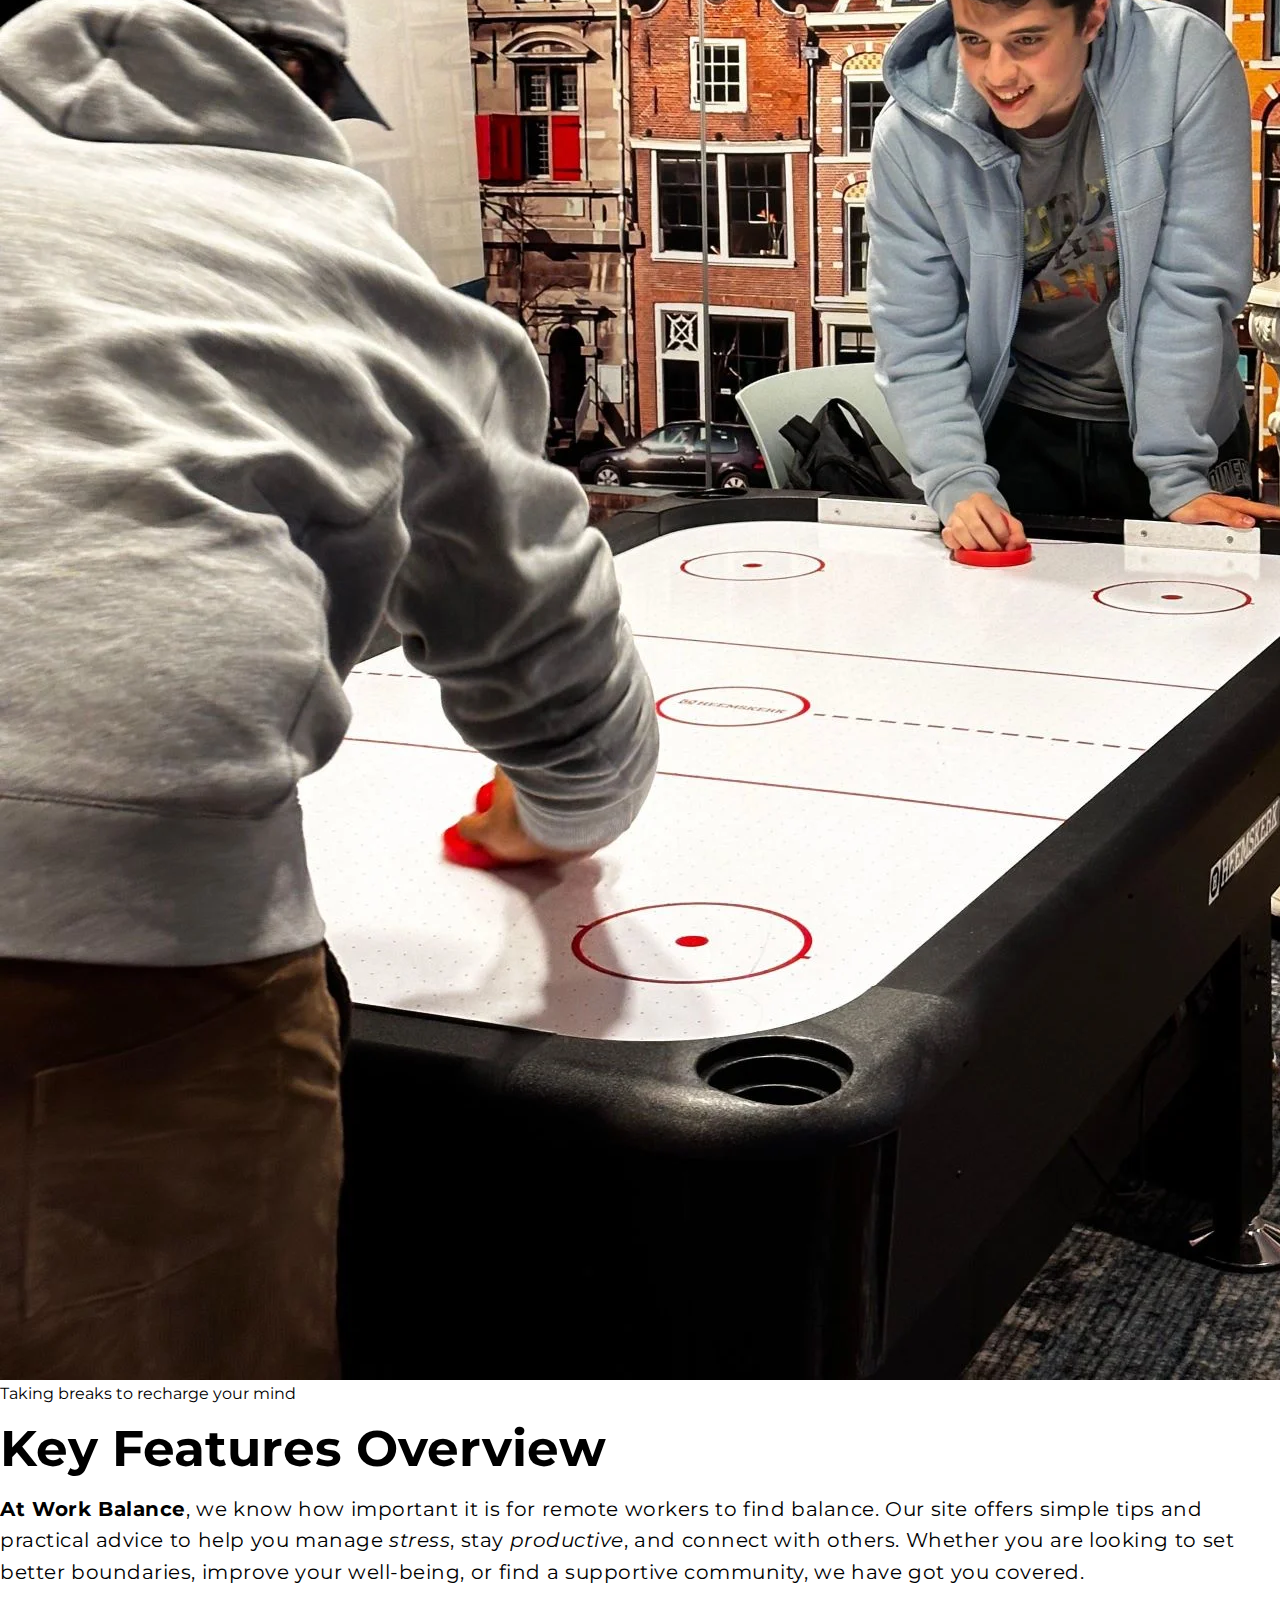
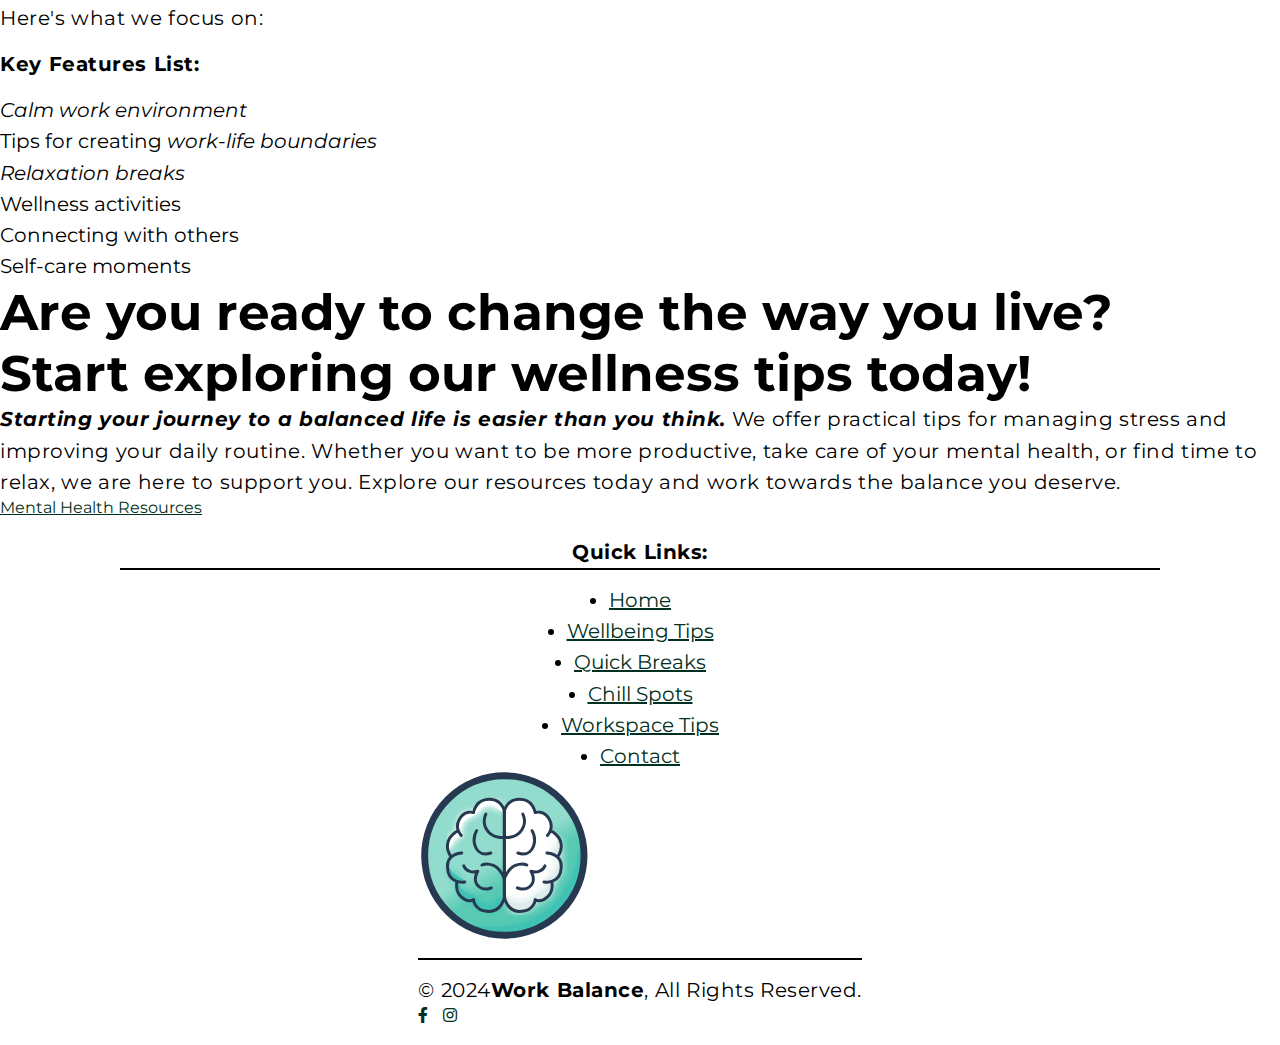
<file: home.html>
<!DOCTYPE html>
<html lang="en">
  <head>
    <meta charset="UTF-8" />
    <meta name="viewport" content="width=device-width, initial-scale=1.0" />

    <!-- Keywords -->
    <meta
      name="keywords"
      content="work life balance, wellness, mental health, remote work, productivity"
    />

    <!-- Author Meta -->
    <meta name="author" content="Leandro Nuñez Berroa" />

    <!-- Description -->
    <meta
      name="description"
      content="A website dedicated to work-life balance and wellness tips for remote workers."
    />

    <!-- Title -->
    <title>Work Balance</title>

    <!-- Favicon -->
    <link
      rel="icon"
      type="image/x-icon"
      href="/images/work-balance-favicon.png"
    />

    <!-- Style Link -->
    <link
      rel="stylesheet"
      href="https://cdnjs.cloudflare.com/ajax/libs/font-awesome/6.0.0-beta3/css/all.min.css"
    />
    <link rel="stylesheet" type="text/css" href="/css/styles.css" />
  </head>
  <body>
    <main>
      <!-- Cookie Banner -->

      <!-- Main Header Section -->
      <section class="header">
        <nav>
          <a href="/home.html">
            <img
              src="/images/work-balance-logov5.svg"
              class="logo-navbar"
              alt="Work Balance Logo"
              title="Work Balance company logo"
            />
          </a>

          <!-- Hidden checkbox for toggling the menu -->
          <input type="checkbox" id="menu-toggle" class="menu-toggle" />

          <!-- Label for the menu button -->
          <label for="menu-toggle" class="menu-icon">
            <i class="fa fa-bars" aria-label="Open Menu"></i>
          </label>

          <!-- Navigation links -->
          <aside class="nav-links" id="navLinks" aria-label="Main Navigation">
            <ul>
              <li><a href="home.html">Home</a></li>
              <li><a href="wellbeing-tips.html">Wellbeing Tips</a></li>
              <li><a href="quick-breaks.html">Quick Breaks</a></li>
              <li><a href="#">Chill Spots</a></li>
              <li><a href="#">Workspace Tips</a></li>
              <li><a href="contact.html">Contact</a></li>
            </ul>
            <label for="menu-toggle" class="close-icon">Close</label>
          </aside>
        </nav>

        <!-- Hero Section -->
        <header class="text-box">
          <h1>Welcome to <strong>Work Balance!</strong></h1>
          <p>
            <strong
              ><em
                >Your one stop solution for remote work wellness and work-life
                balance.</em
              ></strong
            >
          </p>
          <a href="wellbeing-tips.html" class="hero-btn"
            >Mental Health Resources</a
          >
          <a href="contact.html" class="hero-btn">Contact Us</a>
        </header>
      </section>

      <!-- Supporting Information Section -->
      <section class="section2">
        <article>
          <h2>Supporting Your Journey to Remote Work Success</h2>
          <p>
            <strong><em>At Work Balance</em></strong
            >, we are here to help you find <em>peace</em> and
            <em>productivity</em> in your remote work life. We know that working
            from home can sometimes be challenging, and it is easy to feel
            stressed or overwhelmed. That's why we offer a variety of resources
            to support your well-being and improve your work experience.
          </p>
          <p>
            Whether you're looking for mental health tips to help manage stress
            or ideas for relaxation to recharge, we provide the guidance you
            need to succeed while working remotely. Our goal is to equip you
            with the tools and support to create a healthy balance between work
            and life.
          </p>
          <p>
            <em
              >Join us in discovering ways to enjoy your remote work experience
              while staying productive and fulfilled.</em
            >
          </p>
        </article>

        <section class="divider"></section>

        <!-- Wellness Tips Section -->
        <article>
          <h2>Your Guide to Remote Work Wellness</h2>
          <p>
            Our mission at Work Balance is to help remote workers maintain a
            <em>healthy work life balance</em>. We offer a range of wellness
            resources, from mental health tools to productivity advice and
            activities to help you unwind. Whether you're experiencing burnout
            or just looking for ways to manage your workday better, we have got
            you covered.
          </p>
        </article>
      </section>

      <!-- Audience Section -->
      <section class="section3">
        <article class="row">
          <article class="section-col">
            <h2>For Whom is This Website?</h2>
            <p>
              <strong
                ><em
                  >Whether you are a remote worker or a freelancer, Work Balance
                  is made for you.</em
                ></strong
              >
              We know that balancing your personal life and work can be
              difficult. If you're having a hard time keeping that balance, you
              are not alone. Many people struggle with separating work duties
              from their personal time.
            </p>
            <p>
              At Work Balance, we are here to help. If you are looking for
              mental health resources to deal with <em>stress</em> or
              <em>anxiety</em>, we have helpful tools and information to guide
              you. Our goal is to help you focus on your well-being while
              managing your work responsibilities.
            </p>
            <p>
              If you're also looking for ways to <em>relax</em> and
              <em>recharge</em> after a long day, we provide simple relaxation
              tips to help you rest. Our resources are here to help you create a
              healthier and more balanced life.
            </p>
            <p>
              You have come to the right place for <em>practical advice</em> and
              <em>support</em> to succeed both in your personal life and your
              work. Together, we can build a better balance that works for you.
            </p>
          </article>
          <figure class="section-col">
            <img
              src="/images/using-laptop.webp"
              alt="Person using a laptop"
              title="Person using a laptop for work"
            />
            <figcaption>Finding balance while working remotely</figcaption>
          </figure>
        </article>
      </section>

      <!-- Key Features Section -->
      <section class="section4">
        <article class="row">
          <figure class="section-col">
            <img
              src="/images/playing-games.webp"
              alt="Person playing games"
              title="Person enjoying a break by playing games"
            />
            <figcaption>Taking breaks to recharge your mind</figcaption>
          </figure>
          <article class="section-col">
            <h2>Key Features Overview</h2>
            <p>
              <strong>At Work Balance</strong>, we know how important it is for
              remote workers to find balance. Our site offers simple tips and
              practical advice to help you manage <em>stress</em>, stay
              <em>productive</em>, and connect with others. Whether you are
              looking to set better boundaries, improve your well-being, or find
              a supportive community, we have got you covered.
            </p>
            <p>Here's what we focus on:</p>
            <p><strong>Key Features List:</strong></p>
            <ul class="key-features">
              <li><em>Calm work environment</em></li>
              <li>Tips for creating <em>work-life boundaries</em></li>
              <li><em>Relaxation breaks</em></li>
              <li>Wellness activities</li>
              <li>Connecting with others</li>
              <li>Self-care moments</li>
            </ul>
          </article>
        </article>
      </section>

      <!-- Call to Action Section -->
      <section class="cta">
        <h2>Are you ready to change the way you live?</h2>
        <h2>Start exploring our wellness tips today!</h2>
        <p>
          <strong
            ><em
              >Starting your journey to a balanced life is easier than you
              think.</em
            ></strong
          >
          We offer practical tips for managing stress and improving your daily
          routine. Whether you want to be more productive, take care of your
          mental health, or find time to relax, we are here to support you.
          Explore our resources today and work towards the balance you deserve.
        </p>
        <a href="/wellbeing-tips.html" class="hero-btn"
          >Mental Health Resources</a
        >
      </section>

      <!-- Footer Section -->
      <footer class="footer">
        <p class="quick-link-name"><strong>Quick Links:</strong></p>
        <ul class="quick-links">
          <li><a href="home.html">Home</a></li>
          <li><a href="wellbeing-tips.html">Wellbeing Tips</a></li>
          <li><a href="quick-breaks.html">Quick Breaks</a></li>
          <li><a href="#">Chill Spots</a></li>
          <li><a href="#">Workspace Tips</a></li>
          <li><a href="contact.html">Contact</a></li>
        </ul>
        <section class="bottom-section">
          <figure class="logo">
            <a href="home.html"
              ><img
                alt="Placeholder logo image"
                class="logo-footer"
                src="/images/work-balance-logo-white.svg"
                title="Work Balance Footer Logo"
            /></a>
          </figure>
          <p class="copyright">
            &copy; 2024 <strong>Work Balance</strong>, All Rights Reserved.
          </p>
          <address class="icons">
            <a href="https://www.facebook.com/"
              ><i class="fab fa-facebook-f"></i
            ></a>
            <a href="https://www.instagram.com/"
              ><i class="fab fa-instagram"></i
            ></a>
          </address>
        </section>
      </footer>
    </main>
  </body>
</html>
</file>
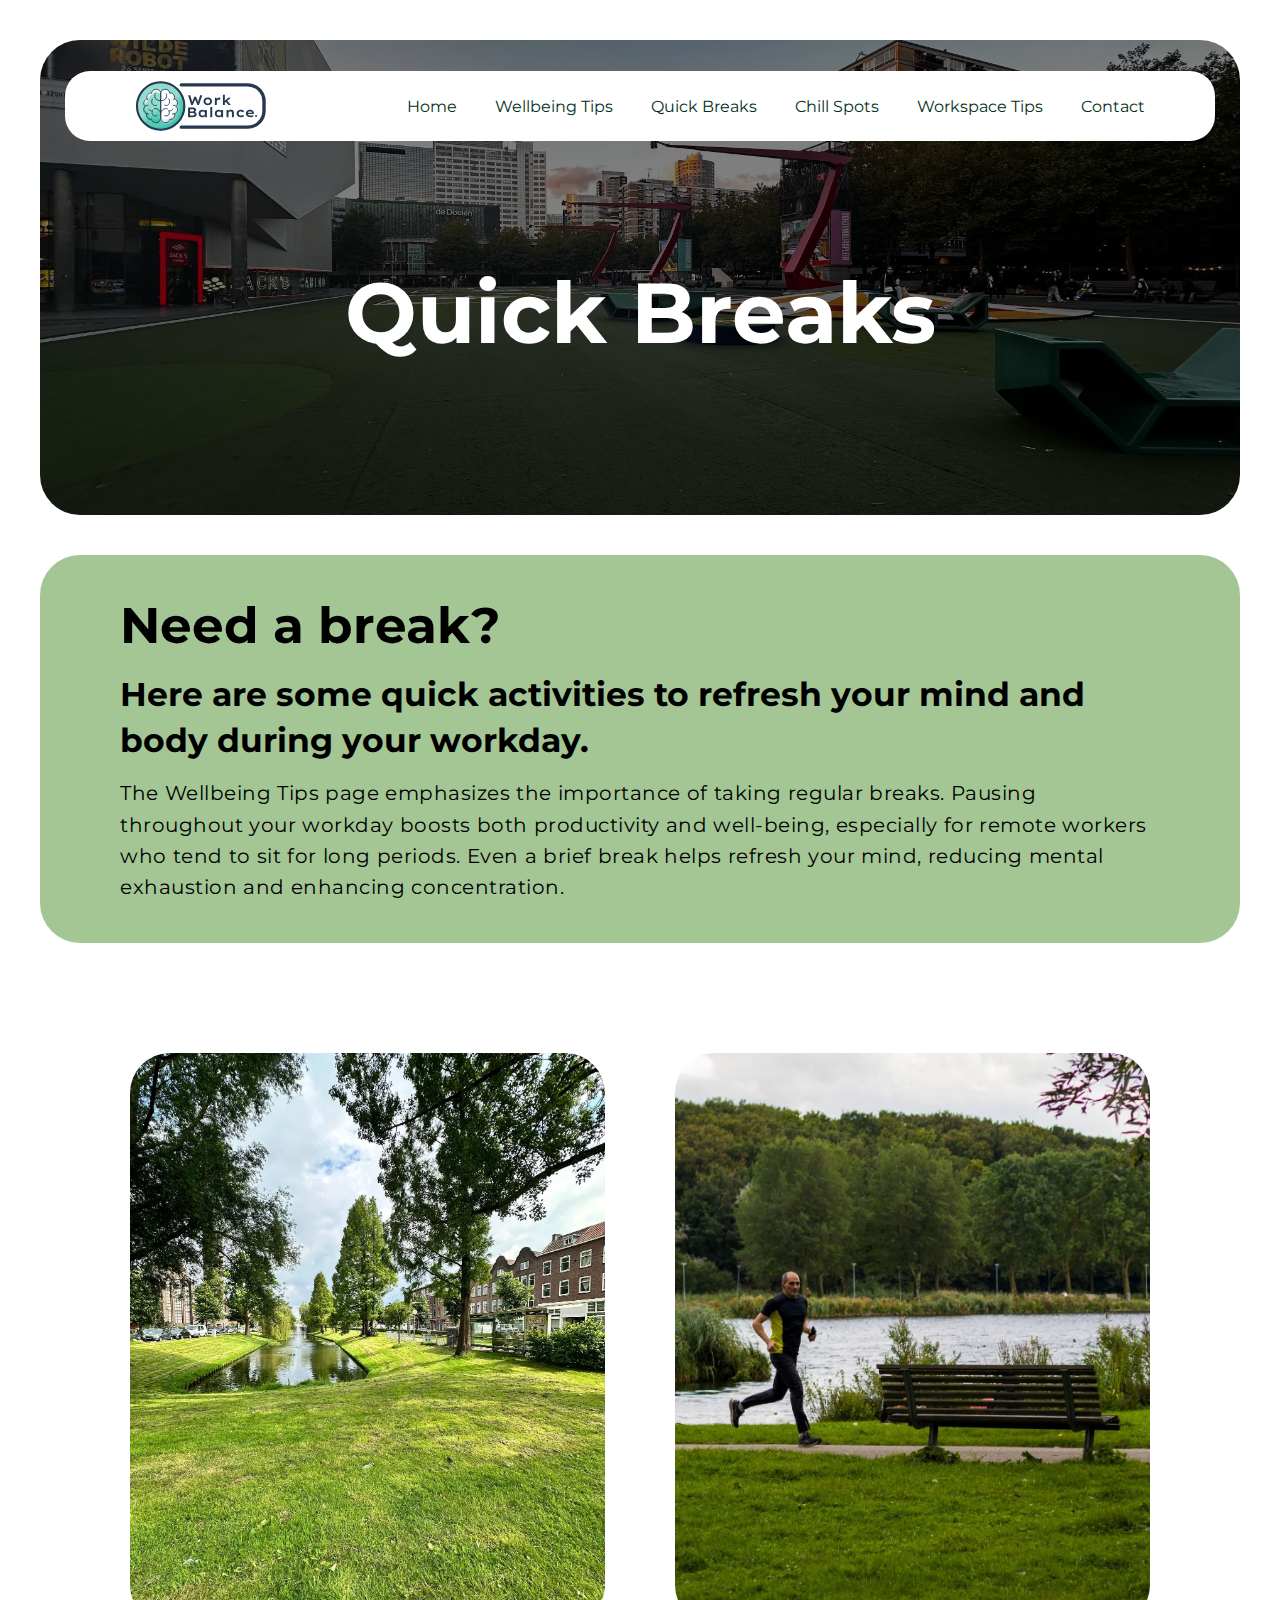
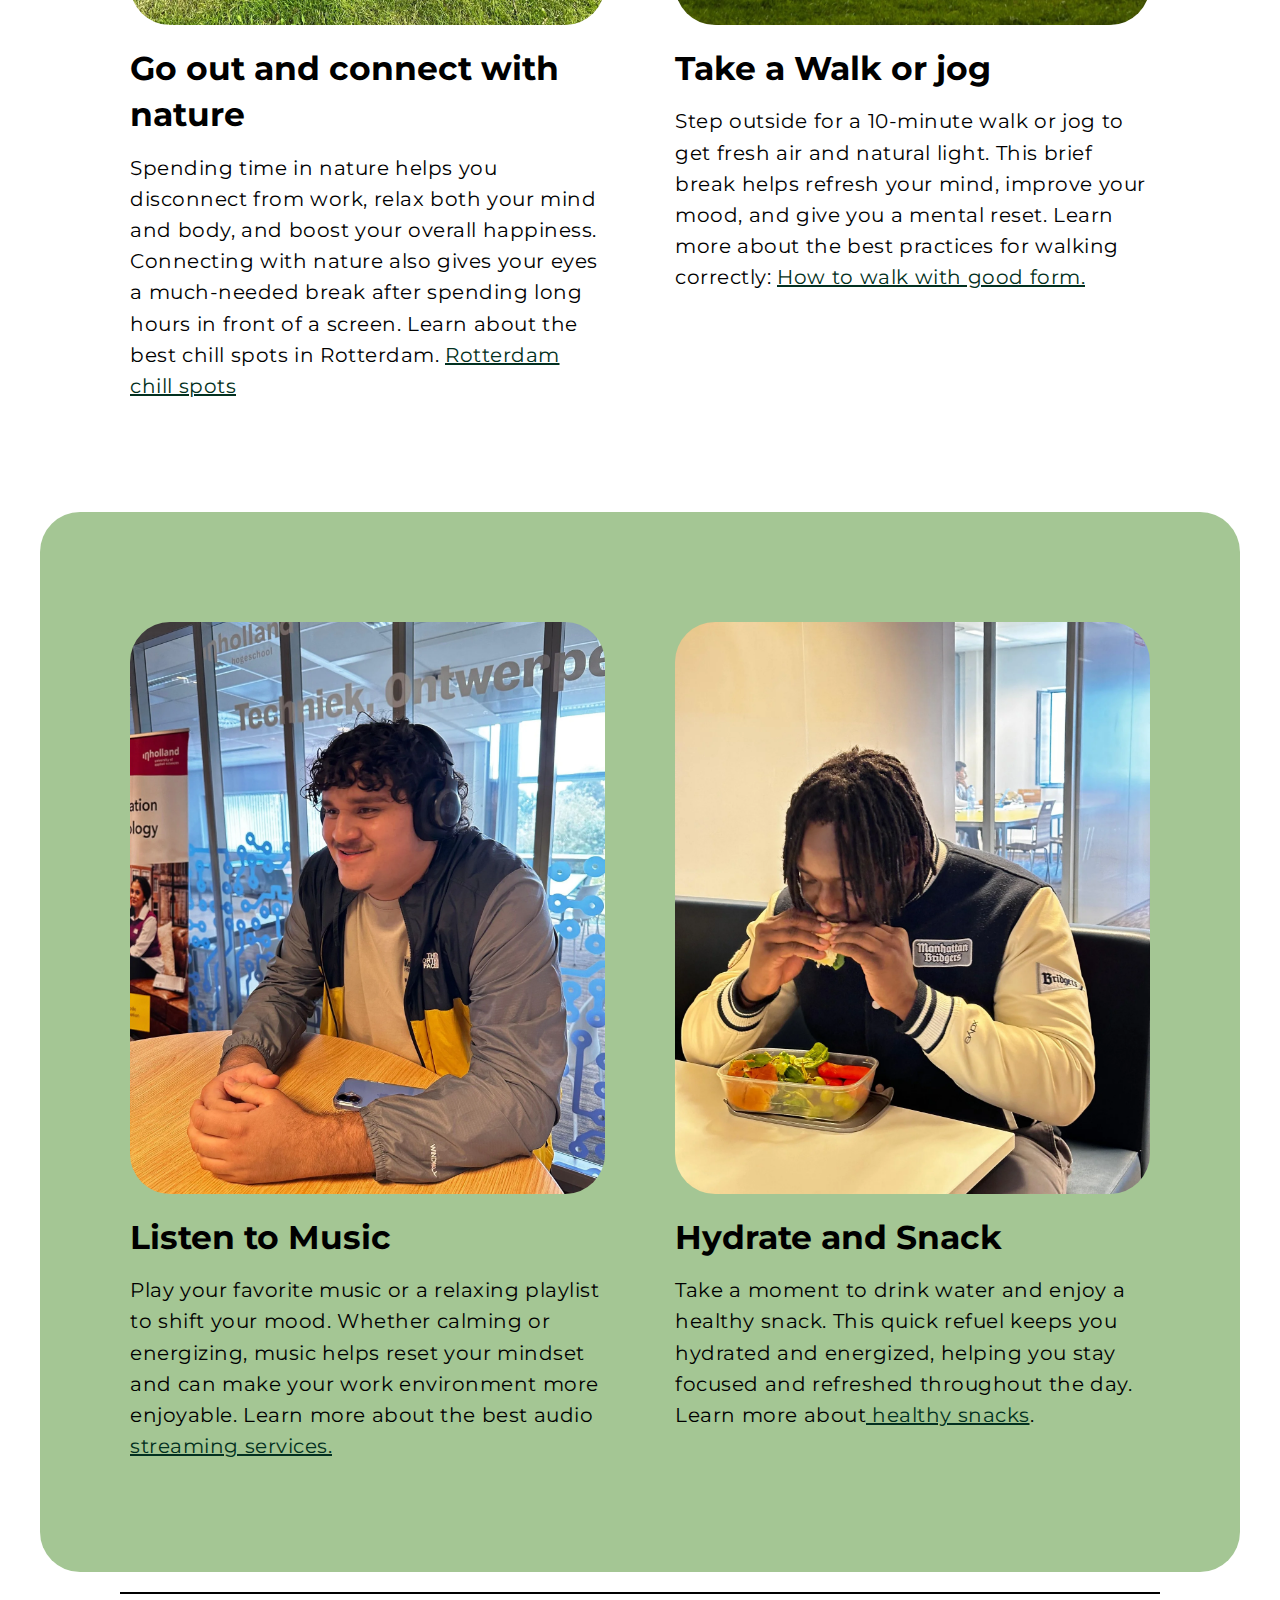
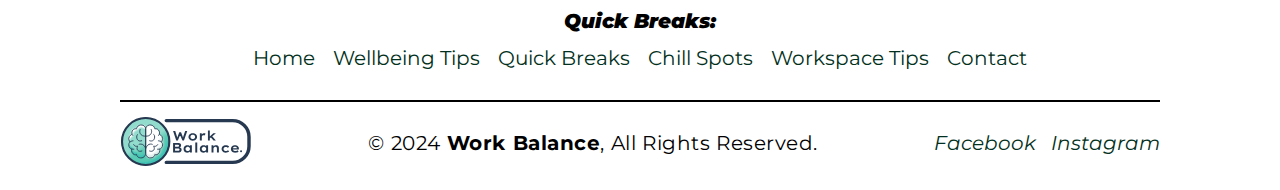
<file: quick-breaks.html>
<!DOCTYPE html>
<html lang="en">

<head>
  <title>Quick Breaks - Refresh Your Mind and Body</title>
  <meta charset="UTF-8">
  <meta name="viewport" content="width=device-width, initial-scale=1.0">
  <meta name="author" content="Leandro A Nuñez B">
  <meta name="description"
    content="Discover quick break ideas to refresh your mind and body during work. Tips on connecting with nature, listening to music, and staying hydrated.">
  <meta name="keywords"
    content="work wellness, mental refresh, connect with nature, productivity tips, relaxation activities">
  <link rel="icon" href="img/work-balance-favicon.png">
  <link rel="stylesheet" type="text/css" href="css/styles.css">
</head>

<body>

  <!-- HERO SECTION -->
  <main>
    <header class="hero-section">
      <section class="hero-content quick-breaks">
        <h2 class="hidden-from-view">All content regarding the hero section.</h2>
        <nav class="main-navigation">
          <figure class="brand-logo">
            <a href="index.html">
              <img src="img/work-balance-logov5.svg" class="logo-image" alt="Work Balance Logo"
                title="Work Balance company logo"></a>
          </figure>
          <label class="hamburger-bars">≡</label>
          <aside class="navigation-links-wrapper">
            <ul class="navigation-links">
              <li><a href="index.html" class="navigation-item">Home</a></li>
              <li><a href="wellbeing-tips.html" class="navigation-item">Wellbeing Tips</a></li>
              <li><a href="quick-breaks.html" class="navigation-item">Quick Breaks</a></li>
              <li><a href="chill-spots.html" class="navigation-item">Chill Spots</a></li>
              <li><a href="workspace-tips.html" class="navigation-item">Workspace Tips</a></li>
              <li><a href="contact.html" class="navigation-item">Contact</a></li>
            </ul>
          </aside>
        </nav>
        <h1 class="hero-heading">Quick Breaks</h1>
      </section>
    </header>
  </main>

  <!-- NEED A BREAK SECTION -->
  <section class="section-4">
    <h2 class="hidden-from-view">Main container for "NEED A BREAK" section.</h2>
    <section class="inner-section-4">
      <h2 class="hidden-from-view">Inner container for "NEED A BREAK" section.</h2>
      <article>
        <h2>Need a break?</h2>
        <h3>Here are some quick activities to refresh your mind and body during your workday.</h3>
        <p>
          The Wellbeing Tips page emphasizes the importance of taking regular breaks. Pausing throughout your workday
          boosts both productivity and well-being, especially for remote workers who tend to sit for long periods. Even
          a brief break helps refresh your mind, reducing mental exhaustion and enhancing concentration.
        </p>
      </article>
    </section>
  </section>

  <!-- BLOCKS WITH IMAGES ANF INFORMATION SECTION -->
  <section class="image-blocks">
    <h2 class="hidden-from-view">Main container for "BLOCKS WITH IMAGES" section.</h2>
    <section class="inner-blocks white-background">
      <h2 class="hidden-from-view">Inner container for "BLOCKS WITH IMAGES" section.</h2>
      <figure class="image-block-1">
        <img src="img/connect-with-nature.webp" alt="Nature scene for relaxation"
          title="Connect with Nature - Relaxing activity" class="image-block">
        <article>
          <h3>Go out and connect with nature</h3>
          <p>
            Spending time in nature helps you disconnect from work, relax both your mind and body, and boost your
            overall happiness. Connecting with nature also gives your eyes a much-needed break after spending long hours
            in front of a screen. Learn
            about the best chill spots in Rotterdam. <a
              href="https://weekendsinrotterdam.com/nl/verborgen-plekken-in-rotterdam/" target="_blank">Rotterdam chill
              spots</a>
          </p>
        </article>
      </figure>

      <figure class="image-block-2">
        <img src="img/taking-a-jog.webp" alt="Person jogging in park" title="Take a Walk or Jog - Quick break idea"
          class="image-block">
        <article>
          <h3>Take a Walk or jog</h3>
          <p>
            Step outside for a 10-minute walk or jog to get fresh air and natural light. This brief break helps refresh
            your mind, improve your mood, and give you a mental reset. Learn
            more about the best practices for walking correctly: <a href="https://www.wikihow.com/Walk"
              target="_blank">How to walk with
              good form.</a>
          </p>
        </article>
      </figure>
    </section>
  </section>

  <!-- BLOCKS WITH IMAGES ANF INFORMATION SECTION -->
  <section class="image-blocks">
    <h2 class="hidden-from-view">Main container for "BLOCKS WITH IMAGES" section.</h2>
    <section class="inner-blocks">
      <h2 class="hidden-from-view">Inner container for "BLOCKS WITH IMAGES" section.</h2>
      <figure class="image-block-1">
        <img src="img/listening-to-music.webp" alt="Listening to music with headphones"
          title="Listen to Music - Refreshing activity" class="image-block">
        <article>
          <h3>Listen to Music</h3>
          <p>
            Play your favorite music or a relaxing playlist to shift your mood. Whether calming or energizing, music
            helps reset your mindset and can make your work environment more enjoyable. Learn more about the best
            audio <a href="https://www.pcmag.com/picks/the-best-online-music-streaming-services" target="_blank">
              streaming
              services.</a>
          </p>
        </article>
      </figure>

      <figure class="image-block-2">
        <img src="img/healthy-snack.webp" alt="Healthy snack and water" title="Hydrate and Snack - Quick refreshment"
          class="image-block">
        <article>
          <h3>Hydrate and Snack</h3>
          <p>
            Take a moment to drink water and enjoy a healthy snack. This quick refuel keeps you hydrated and energized,
            helping you stay focused and refreshed throughout the day. Learn more about<a
              href="https://www.wikihow.com/Choose-Healthy-Snacks" target="_blank"> healthy snacks</a>.
          </p>
        </article>
      </figure>
    </section>
  </section>

  <!-- FOOTER -->
  <footer class="footer">
    <nav class="quick-links">
      <h2><strong><em>Quick Breaks:</em></strong></h2>
      <ul class="footer-navbar-links">
        <li><a href="index.html" class="navbar-link">Home</a></li>
        <li><a href="wellbeing-tips.html" class="navbar-link">Wellbeing Tips</a></li>
        <li><a href="quick-breaks.html" class="navbar-link">Quick Breaks</a></li>
        <li><a href="chill-spots.html" class="navbar-link">Chill Spots</a></li>
        <li><a href="workspace-tips.html" class="navbar-link">Workspace Tips</a></li>
        <li><a href="contact.html" class="navbar-link">Contact</a></li>
      </ul>
    </nav>
    <section class="copyright">
      <h3 class="hidden-from-view">Footer Information and Social Links.</h3>
      <figure class="footer-logo">
        <img src="img/work-balance-logov5.svg" alt="Work Balance company logo in footer"
          title="Work Balance logo in footer">
      </figure>
      <p class="copyright-text">
        &copy; 2024 <strong>Work Balance</strong>, All Rights Reserved.
      </p>
      <address class="icons">
        <a class="facebook" href="https://www.facebook.com/">Facebook</a>
        <a class="instagram" href="https://www.instagram.com/">Instagram</a>
      </address>
    </section>
  </footer>
</body>

</html>
</file>
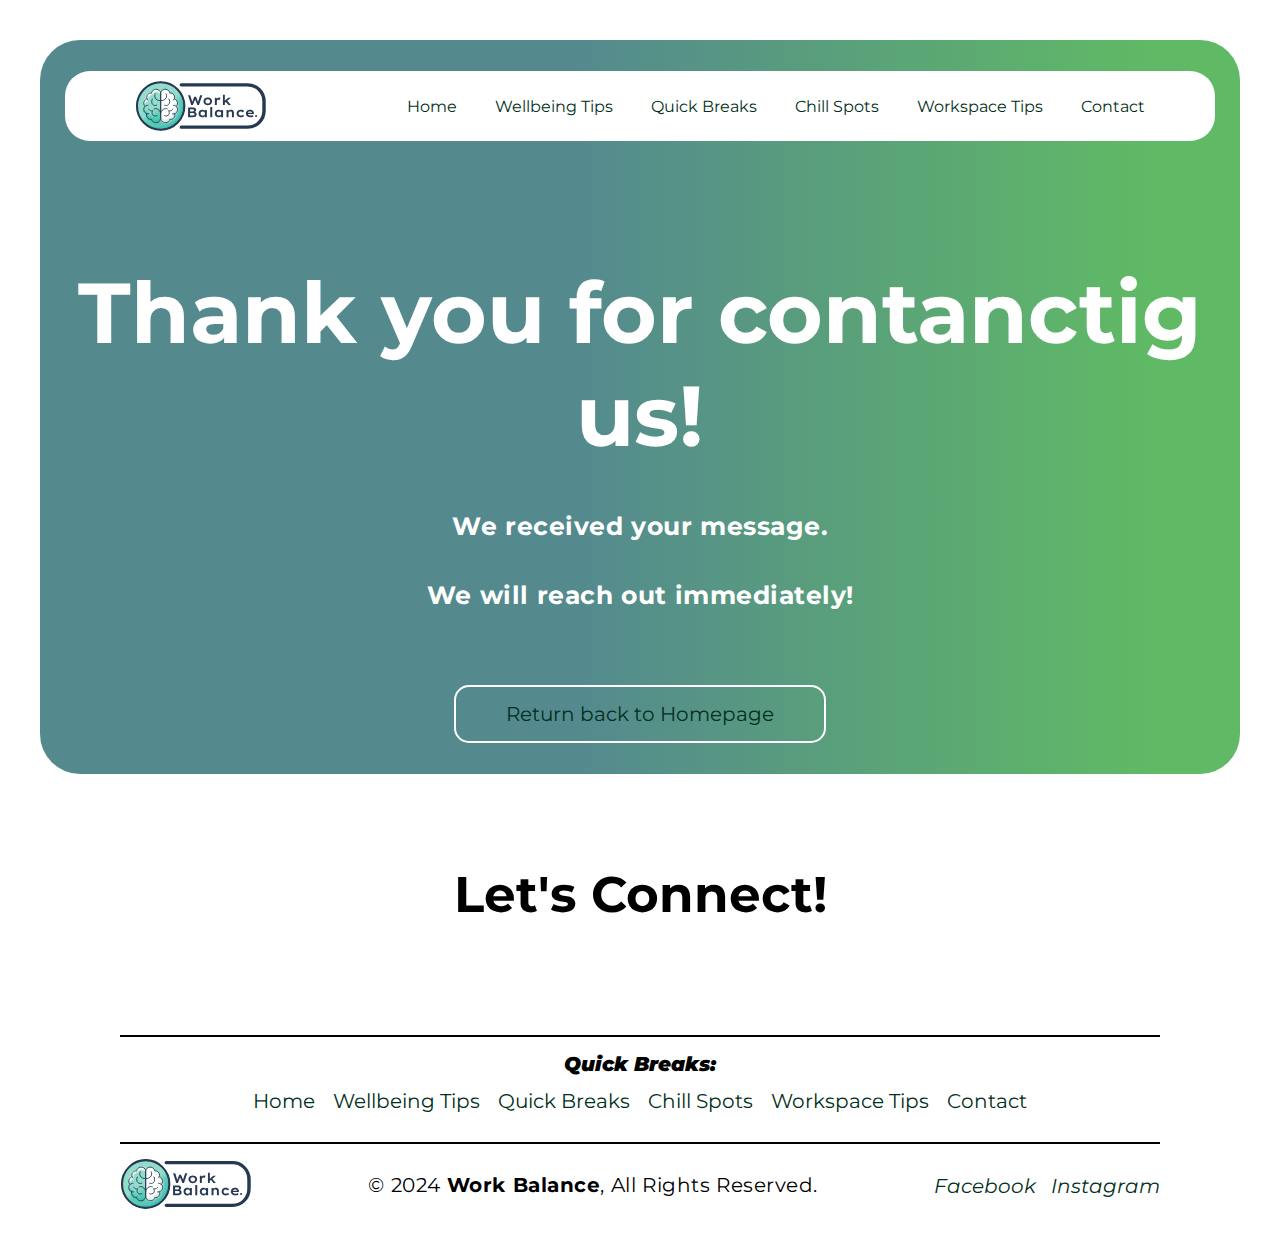
<file: thank-you-page.html>
<!DOCTYPE html>
<html lang="en">

<head>
    <title>Thank you for contacting us</title>
    <meta charset="UTF-8">
    <meta name="viewport" content="width=device-width, initial-scale=1.0">
    <meta name="author" content="Leandro A Nuñez B">
    <meta name="keywords"
        content="Work Balance, wellbeing tips, relaxation spots, remote work support, mental health resources">
    <meta name="description"
        content="Thank you for contacting Work Balance! We have received your message and will get back to you shortly.">
    <link rel="stylesheet" type="text/css" href="css/styles.css">
</head>

<body>

    <!-- HERO SECTION -->
    <main>
        <header class="hero-section">
            <section class="hero-content thank-you">
                <h2 class="hidden-from-view">All content regarding the hero section.</h2>
                <nav class="main-navigation">
                    <figure class="brand-logo">
                        <a href="index.html">
                            <img src="img/work-balance-logov5.svg" class="logo-image" alt="Work Balance Logo"
                                title="Work Balance company logo"></a>
                    </figure>
                    <label class="hamburger-bars">≡</label>
                    <aside class="navigation-links-wrapper">
                        <ul class="navigation-links">
                            <li><a href="index.html" class="navigation-item">Home</a></li>
                            <li><a href="wellbeing-tips.html" class="navigation-item">Wellbeing Tips</a></li>
                            <li><a href="quick-breaks.html" class="navigation-item">Quick Breaks</a></li>
                            <li><a href="chill-spots.html" class="navigation-item">Chill Spots</a></li>
                            <li><a href="workspace-tips.html" class="navigation-item">Workspace Tips</a></li>
                            <li><a href="contact.html" class="navigation-item">Contact</a></li>
                        </ul>
                    </aside>
                </nav>
                <h1 class="hero-heading h1-thank-you">Thank you for contanctig us!</h1>
                <p>We received your message.</p>
                <p>We will reach out immediately!</p>
                <a href="index.html" class="hero-button go-back-home">Return back to Homepage</a>
            </section>
        </header>
    </main>

    <!-- CONNECT WITH US SECTION -->
    <section class="connect-with-us">
        <h2>Let's Connect!</h2>
        <address>
            <a href="https://www.facebook.com/"><i class="fab fa-facebook-f"></i></a>
            <a href="https://www.instagram.com/"><i class="fab fa-instagram"></i></a>
        </address>
    </section>

    <!-- FOOTER -->
    <footer class="footer">
        <nav class="quick-links">
            <h2><strong><em>Quick Breaks:</em></strong></h2>
            <ul class="footer-navbar-links">
                <li><a href="index.html" class="navbar-link">Home</a></li>
                <li><a href="wellbeing-tips.html" class="navbar-link">Wellbeing Tips</a></li>
                <li><a href="quick-breaks.html" class="navbar-link">Quick Breaks</a></li>
                <li><a href="chill-spots.html" class="navbar-link">Chill Spots</a></li>
                <li><a href="workspace-tips.html" class="navbar-link">Workspace Tips</a></li>
                <li><a href="contact.html" class="navbar-link">Contact</a></li>
            </ul>
        </nav>
        <section class="copyright">
            <h3 class="hidden-from-view">Footer Information and Social Links.</h3>
            <figure class="footer-logo">
                <img src="img/work-balance-logov5.svg" alt="Work Balance company logo in footer"
                    title="Work Balance logo in footer">
            </figure>
            <p class="copyright-text">
                &copy; 2024 <strong>Work Balance</strong>, All Rights Reserved.
            </p>
            <address class="icons">
                <a class="facebook" href="https://www.facebook.com/">Facebook</a>
                <a class="instagram" href="https://www.instagram.com/">Instagram</a>
            </address>
        </section>
    </footer>
</body>

</html>
</file>
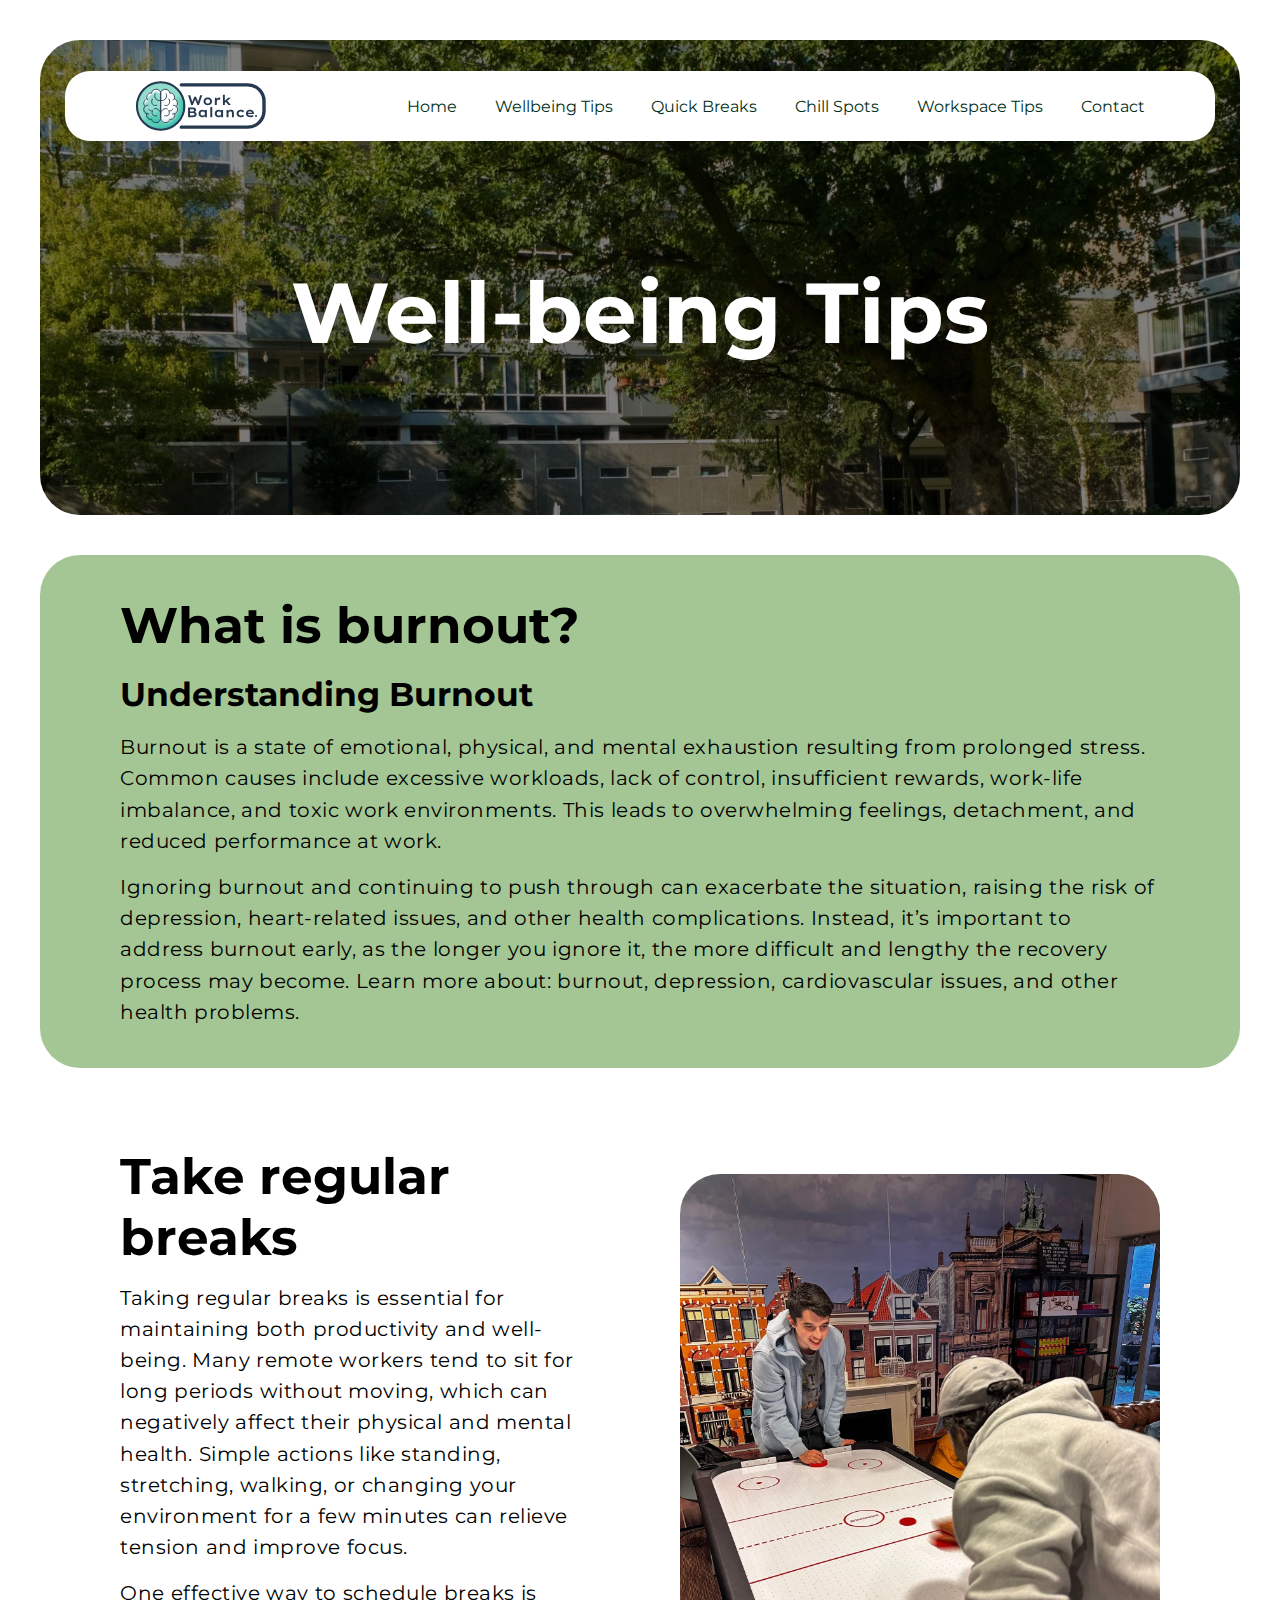
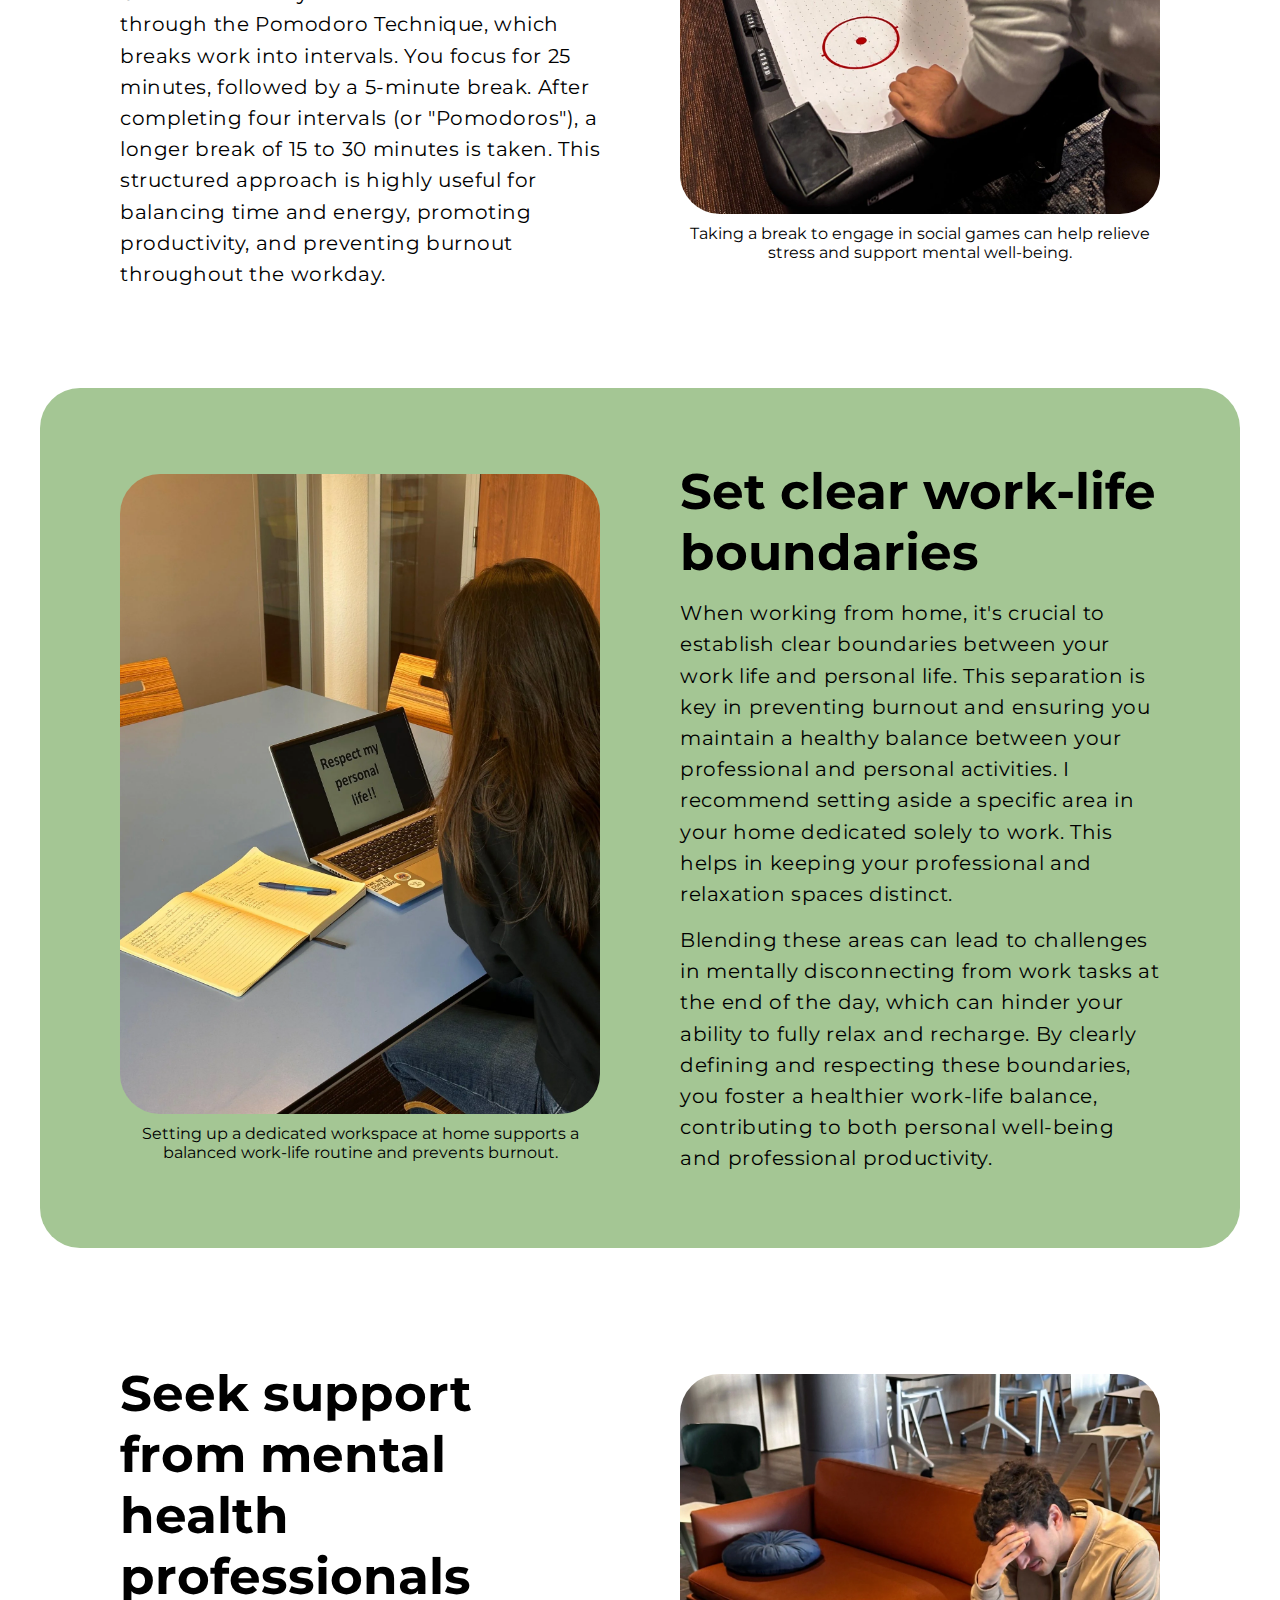
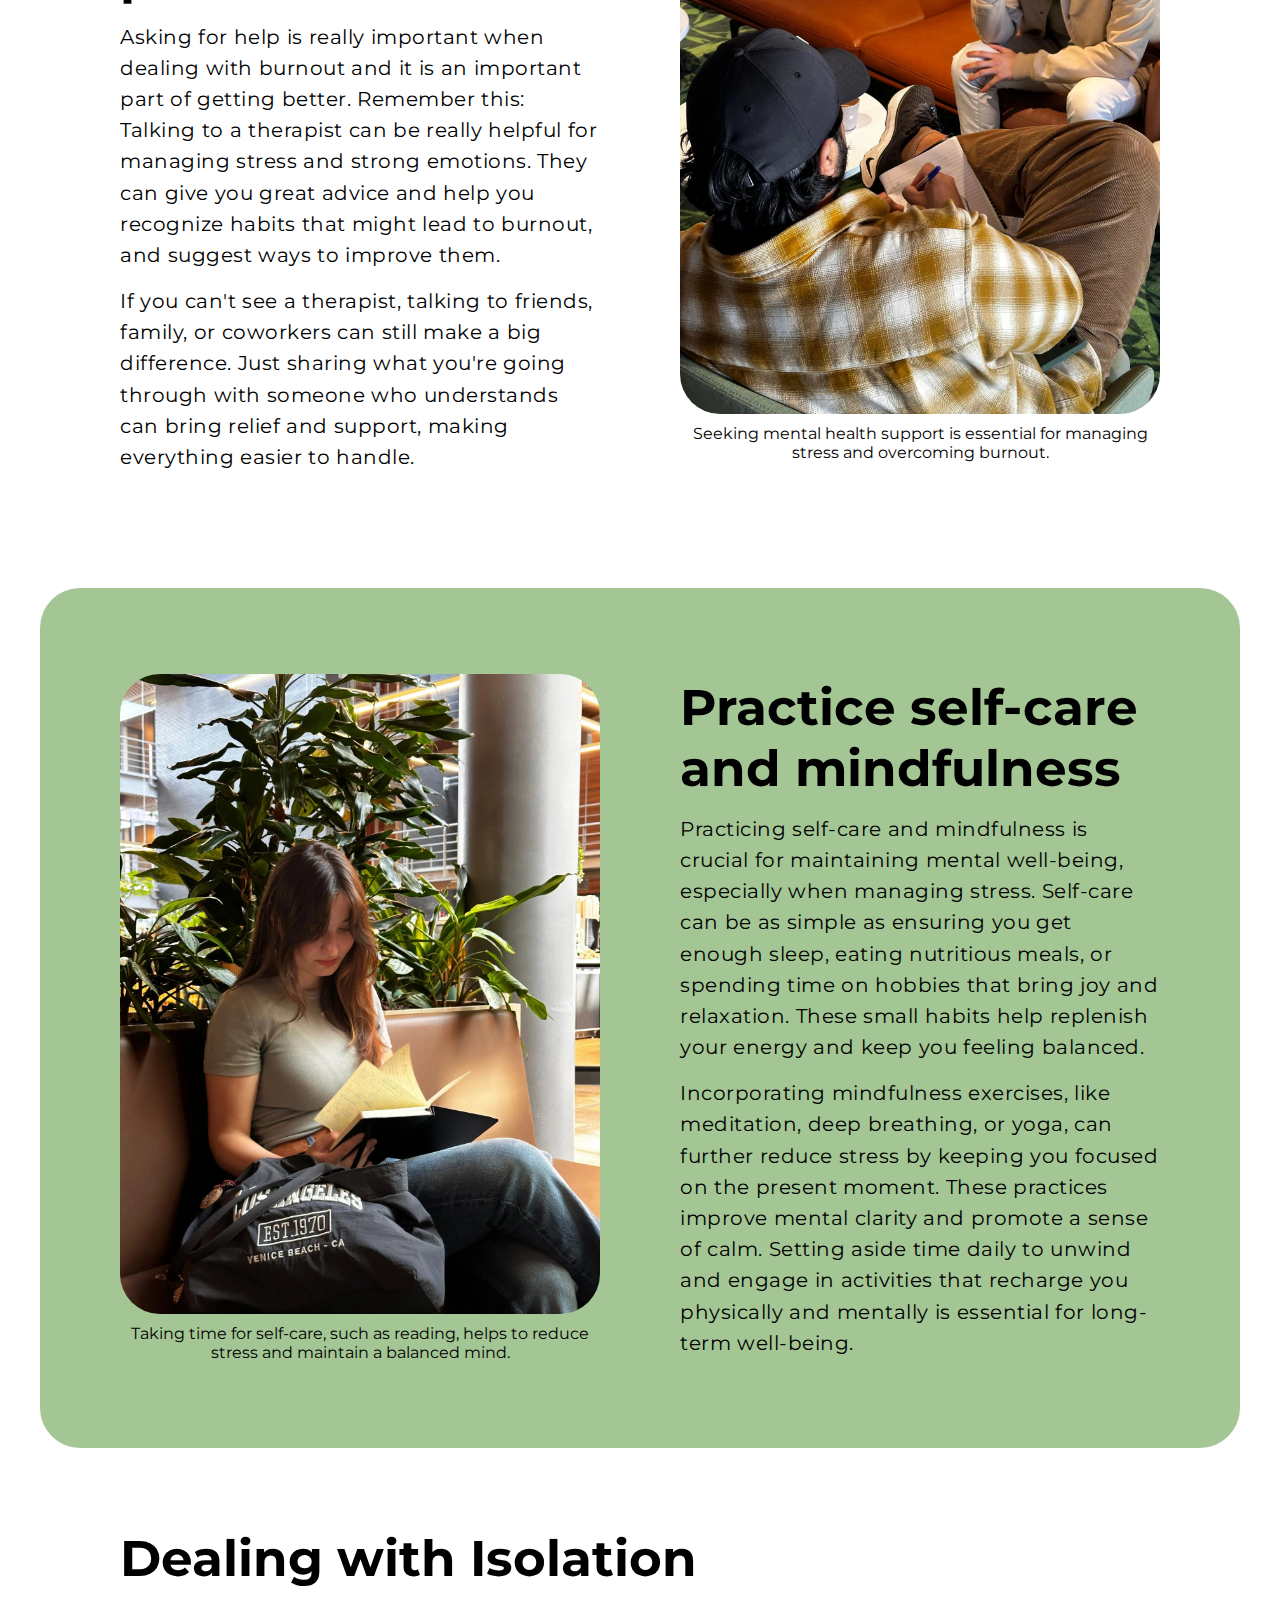
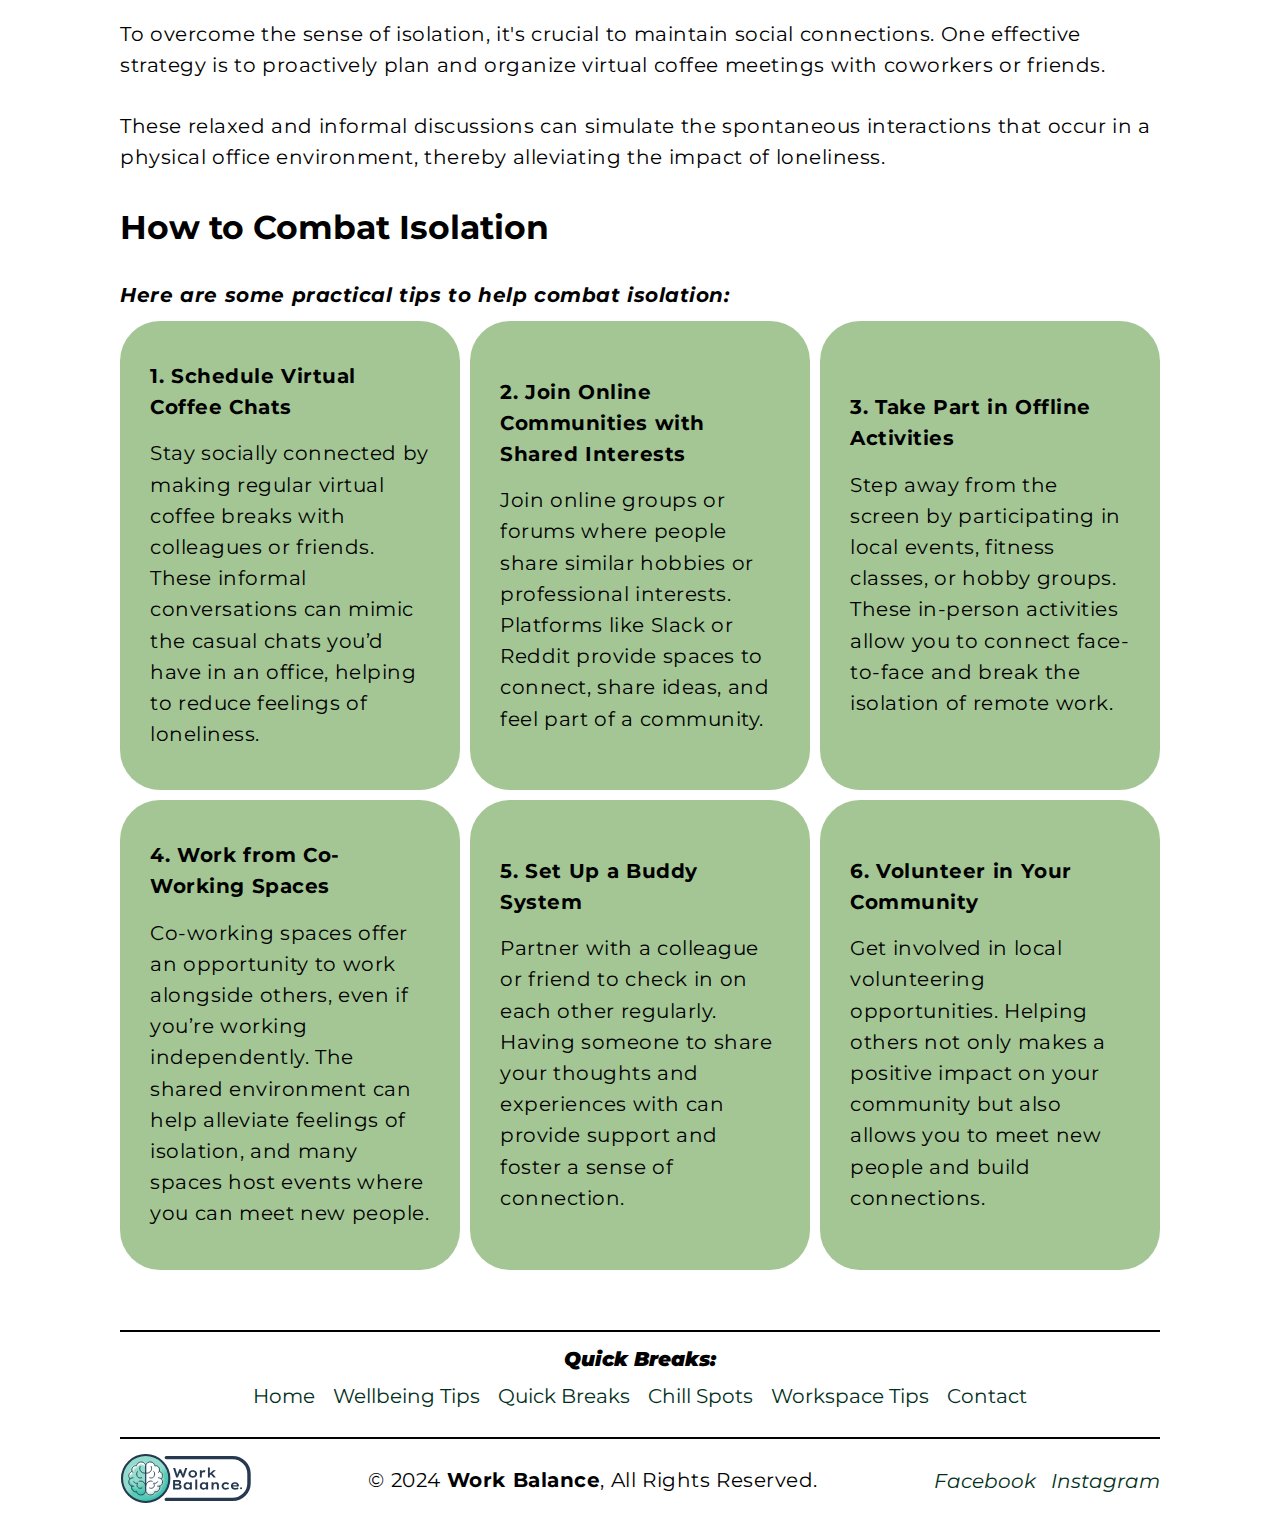
<file: wellbeing-tips.html>
<!DOCTYPE html>
<html lang="en">

<head>
  <title>Well-being Tips</title>
  <meta charset="UTF-8">
  <meta name="viewport" content="width=device-width, initial-scale=1.0">
  <meta name="author" content="Leandro A Nuñez B">
  <meta name="description"
    content="Explore practical tips for managing burnout, setting boundaries, and enhancing well-being for a balanced work-from-home life.">
  <meta name="keywords" content="burnout management, work-life balance, mental health, remote work, stress management">
  <link rel="icon" href="img/work-balance-favicon.png">
  <link rel="stylesheet" type="text/css" href="css/styles.css">
</head>

<body>

  <!-- HERO SECTION -->
  <main>
    <header class="hero-section">
      <section class="hero-content wellbeing-tips">
        <h2 class="hidden-from-view">All content regarding the hero section.</h2>
        <nav class="main-navigation">
          <figure class="brand-logo">
            <a href="index.html">
              <img src="img/work-balance-logov5.svg" class="logo-image" alt="Work Balance Logo"
                title="Work Balance company logo"></a>
          </figure>
          <label class="hamburger-bars">≡</label>
          <aside class="navigation-links-wrapper">
            <ul class="navigation-links">
              <li><a href="index.html" class="navigation-item">Home</a></li>
              <li><a href="wellbeing-tips.html" class="navigation-item">Wellbeing Tips</a></li>
              <li><a href="quick-breaks.html" class="navigation-item">Quick Breaks</a></li>
              <li><a href="chill-spots.html" class="navigation-item">Chill Spots</a></li>
              <li><a href="workspace-tips.html" class="navigation-item">Workspace Tips</a></li>
              <li><a href="contact.html" class="navigation-item">Contact</a></li>
            </ul>
          </aside>
        </nav>
        <h1 class="hero-heading">Well-being Tips</h1>
      </section>
    </header>
  </main>

  <!-- WHAT IS BURNOUT? SECTION -->
  <section class="section-4">
    <h2 class="hidden-from-view">Main container of "WHAT IS BURNOUT" section.</h2>
    <section class="inner-section-4">
      <h2 class="hidden-from-view">Inner container of "WHAT IS BURNOUT" section.</h2>
      <article>
        <h2>What is burnout?</h2>
        <h3>Understanding Burnout</h3>
        <p>
          Burnout is a state of emotional, physical, and mental exhaustion resulting from prolonged stress. Common
          causes include excessive workloads, lack of control, insufficient rewards, work-life imbalance, and toxic work
          environments. This leads to overwhelming feelings, detachment, and reduced performance at work.
        </p>
        <p>
          Ignoring burnout and continuing to push through can exacerbate the situation, raising the risk of depression,
          heart-related issues, and other health complications. Instead, it’s important to address burnout early, as the
          longer you ignore it, the more difficult and lengthy the recovery process may become. Learn more about:
          burnout, depression, cardiovascular issues, and other health problems.
        </p>
      </article>
    </section>
  </section>

  <!-- TAKE BREAKS SECTION -->
  <section class="split-in-2 reverse white-bg">
    <h2 class="hidden-from-view">Main container for "TAKE BREAKS" section.</h2>
    <section class="container-split">
      <h2 class="hidden-from-view">Container split in 2 for image and text.</h2>
      <figure class="picture-box">
        <img src="img/playing-table-games.webp" alt="Two people playing a table game for social engagement"
          title="Engaging in social games for mental well-being">
        <figcaption>
          Taking a break to engage in social games can help relieve stress and support mental well-being.
        </figcaption>
      </figure>

      <article class="text-box">
        <h2>Take regular breaks</h2>
        <p>
          Taking regular breaks is essential for maintaining both productivity and well-being. Many remote workers tend
          to sit for long periods without moving, which can negatively affect their physical and mental health. Simple
          actions like standing, stretching, walking, or changing your environment for a few minutes can relieve tension
          and improve focus.
        </p>
        <p>
          One effective way to schedule breaks is through the Pomodoro Technique, which breaks work into intervals. You
          focus for 25 minutes, followed by a 5-minute break. After completing four intervals (or "Pomodoros"), a longer
          break of 15 to 30 minutes is taken. This structured approach is highly useful for balancing time and energy,
          promoting productivity, and preventing burnout throughout the workday.
        </p>
      </article>
    </section>
  </section>

  <!-- BOUNDARIES SECTION -->
  <section class="split-in-2">
    <h2 class="hidden-from-view">Main container for the "BOUNDARIES" section.</h2>
    <section class="container-split">
      <h2 class="hidden-from-view">Image and text content for setting boundaries.</h2>
      <figure class="picture-box">
        <img src="img/boundaries.webp" alt="Respect my boundaries" title="Learn how to set and maintaining boundaries">
        <figcaption>
          Setting up a dedicated workspace at home supports a balanced work-life routine and prevents burnout.
        </figcaption>
      </figure>

      <article class="text-box">
        <h2>Set clear work-life boundaries</h2>
        <p>
          When working from home, it's crucial to establish clear boundaries between your work life and personal life.
          This separation is key in preventing burnout and ensuring you maintain a healthy balance between your
          professional and personal activities. I recommend setting aside a specific area in your home dedicated solely
          to work. This helps in keeping your professional and relaxation spaces distinct.
        </p>
        <p>
          Blending these areas can lead to challenges in mentally disconnecting from work tasks at the end of the day,
          which can hinder your ability to fully relax and recharge. By clearly defining and respecting these
          boundaries, you foster a healthier work-life balance, contributing to both personal well-being and
          professional productivity.
        </p>
      </article>
    </section>
  </section>

  <!-- SEEK MENTAL HEALTH SECTION -->
  <section class="split-in-2 reverse white-bg">
    <h2 class="hidden-from-view">Main container of "SEEK MENTAL HELP" section.</h2>
    <section class="container-split">
      <h2 class="hidden-from-view">Image and text content for seeking mental health support.</h2>
      <figure class="picture-box">
        <img src="img/seek-help-picture1.webp" alt="Seek mental health support"
          title="Mental health support for burnout recovery">
        <figcaption>
          Seeking mental health support is essential for managing stress and overcoming burnout.
        </figcaption>
      </figure>

      <article class="text-box">
        <h2>Seek support from mental health professionals</h2>
        <p>
          Asking for help is really important when dealing with burnout and it is an important part of getting better.
          Remember this: Talking to a therapist can be really helpful for managing stress and strong emotions. They can
          give you great advice and help you recognize habits that might lead to burnout, and suggest ways to improve
          them.
        </p>
        <p>
          If you can't see a therapist, talking to friends, family, or coworkers can still make a big difference. Just
          sharing what you're going through with someone who understands can bring relief and support, making everything
          easier to handle.
        </p>
      </article>
    </section>
  </section>


  <!-- PRACTICE SELFCARE SECTION -->
  <section class="split-in-2">
    <h2 class="hidden-from-view">Main container of "PRACTICE SELFCARE" section.</h2>
    <section class="container-split">
      <h2 class="hidden-from-view">Image and text content for practicing self-care.</h2>
      <figure class="picture-box">
        <img src="img/girl-reading-book.webp" alt="Person reading a book for relaxation"
          title="Practicing self-care through reading">
        <figcaption>
          Taking time for self-care, such as reading, helps to reduce stress and maintain a balanced mind.
        </figcaption>
      </figure>

      <article class="text-box">
        <h2>Practice self-care and mindfulness</h2>
        <p>
          Practicing self-care and mindfulness is crucial for maintaining mental well-being, especially when managing
          stress. Self-care can be as simple as ensuring you get enough sleep, eating nutritious meals, or spending time
          on hobbies that bring joy and relaxation. These small habits help replenish your energy and keep you feeling
          balanced.
        </p>
        <p>
          Incorporating mindfulness exercises, like meditation, deep breathing, or yoga, can further reduce stress by
          keeping you focused on the present moment. These practices improve mental clarity and promote a sense of calm.
          Setting aside time daily to unwind and engage in activities that recharge you physically and mentally is
          essential for long-term well-being.
        </p>
      </article>
    </section>
  </section>

  <!-- ISOLATION SECTION -->
  <section class="isolation">
    <h2 class="hidden-from-view">Main container of "ISOLATION" section.</h2>
    <section class="inner-isolation">
      <h2 class="hidden-from-view">Practical tips for overcoming isolation.</h2>
      <article class="isolation-text">
        <h2>Dealing with Isolation</h2>
        <p>
          To overcome the sense of isolation, it's crucial to maintain social
          connections. One effective strategy is to proactively plan and
          organize virtual coffee meetings with coworkers or friends.
        </p>
        <p>
          These relaxed and informal discussions can simulate the spontaneous
          interactions that occur in a physical office environment, thereby
          alleviating the impact of loneliness.
        </p>
        <h3>How to Combat Isolation</h3>
        <p>
          <strong><em>Here are some practical tips to help combat isolation:</em></strong>
        </p>
      </article>

      <!-- FIRST ROW OF INFORMATION BLOCKS SECTION -->
      <section class="isolation-blocks">
        <h2 class="hidden-from-view">Isolation strategies to stay connected and engaged.</h2>
        <article class="block-1">
          <h2 class="hidden-from-view">Block 1 container.</h2>
          <p><strong>1. Schedule Virtual Coffee Chats</strong></p>
          <p>
            Stay socially connected by making regular virtual coffee breaks
            with colleagues or friends. These informal conversations can mimic
            the casual chats you’d have in an office, helping to reduce
            feelings of loneliness.
          </p>
        </article>

        <article class="block-2">
          <h2 class="hidden-from-view">Join Online Communities with Shared Interests.</h2>
          <p>
            <strong>2. Join Online Communities with Shared Interests</strong>
          </p>
          <p>
            Join online groups or forums where people share similar hobbies or
            professional interests. Platforms like Slack or Reddit provide
            spaces to connect, share ideas, and feel part of a community.
          </p>
        </article>

        <article class="block-3">
          <h2 class="hidden-from-view">Take Part in Offline Activities.</h2>
          <p><strong>3. Take Part in Offline Activities</strong></p>
          <p>
            Step away from the screen by participating in local events,
            fitness classes, or hobby groups. These in-person activities allow
            you to connect face-to-face and break the isolation of remote
            work.
          </p>
        </article>
      </section>

      <!-- SECOND ROW OF INFORMATION BLOCKS SECTION -->
      <section class="isolation-blocks">
        <h2 class="hidden-from-view">Extra ideas for overcoming feelings of isolation.</h2>
        <article class="block-1">
          <h2 class="hidden-from-view">Work from Co-Working Spaces.</h2>
          <p><strong>4. Work from Co-Working Spaces</strong></p>
          <p>
            Co-working spaces offer an opportunity to work alongside others,
            even if you’re working independently. The shared environment can
            help alleviate feelings of isolation, and many spaces host events
            where you can meet new people.
          </p>
        </article>

        <article class="block-2">
          <h2 class="hidden-from-view">Set Up a Buddy System.</h2>
          <p>
            <strong>5. Set Up a Buddy System</strong>
          </p>
          <p>
            Partner with a colleague or friend to check in on each other
            regularly. Having someone to share your thoughts and experiences
            with can provide support and foster a sense of connection.
          </p>
        </article>

        <article class="block-3">
          <h2 class="hidden-from-view">Volunteer in Your Community.</h2>
          <p><strong>6. Volunteer in Your Community</strong></p>
          <p>
            Get involved in local volunteering opportunities. Helping others
            not only makes a positive impact on your community but also allows
            you to meet new people and build connections.
          </p>
        </article>
      </section>
    </section>
  </section>

  <!-- FOOTER -->
  <footer class="footer">
    <nav class="quick-links">
      <h2><strong><em>Quick Breaks:</em></strong></h2>
      <ul class="footer-navbar-links">
        <li><a href="index.html" class="navbar-link">Home</a></li>
        <li><a href="wellbeing-tips.html" class="navbar-link">Wellbeing Tips</a></li>
        <li><a href="quick-breaks.html" class="navbar-link">Quick Breaks</a></li>
        <li><a href="chill-spots.html" class="navbar-link">Chill Spots</a></li>
        <li><a href="workspace-tips.html" class="navbar-link">Workspace Tips</a></li>
        <li><a href="contact.html" class="navbar-link">Contact</a></li>
      </ul>
    </nav>
    <section class="copyright">
      <h3 class="hidden-from-view">Footer Information and Social Links.</h3>
      <figure class="footer-logo">
        <img src="img/work-balance-logov5.svg" alt="Work Balance company logo in footer"
          title="Work Balance logo in footer">
      </figure>
      <p class="copyright-text">
        &copy; 2024 <strong>Work Balance</strong>, All Rights Reserved.
      </p>
      <address class="icons">
        <a class="facebook" href="https://www.facebook.com/">Facebook</a>
        <a class="instagram" href="https://www.instagram.com/">Instagram</a>
      </address>
    </section>
  </footer>
</body>

</html>
</file>
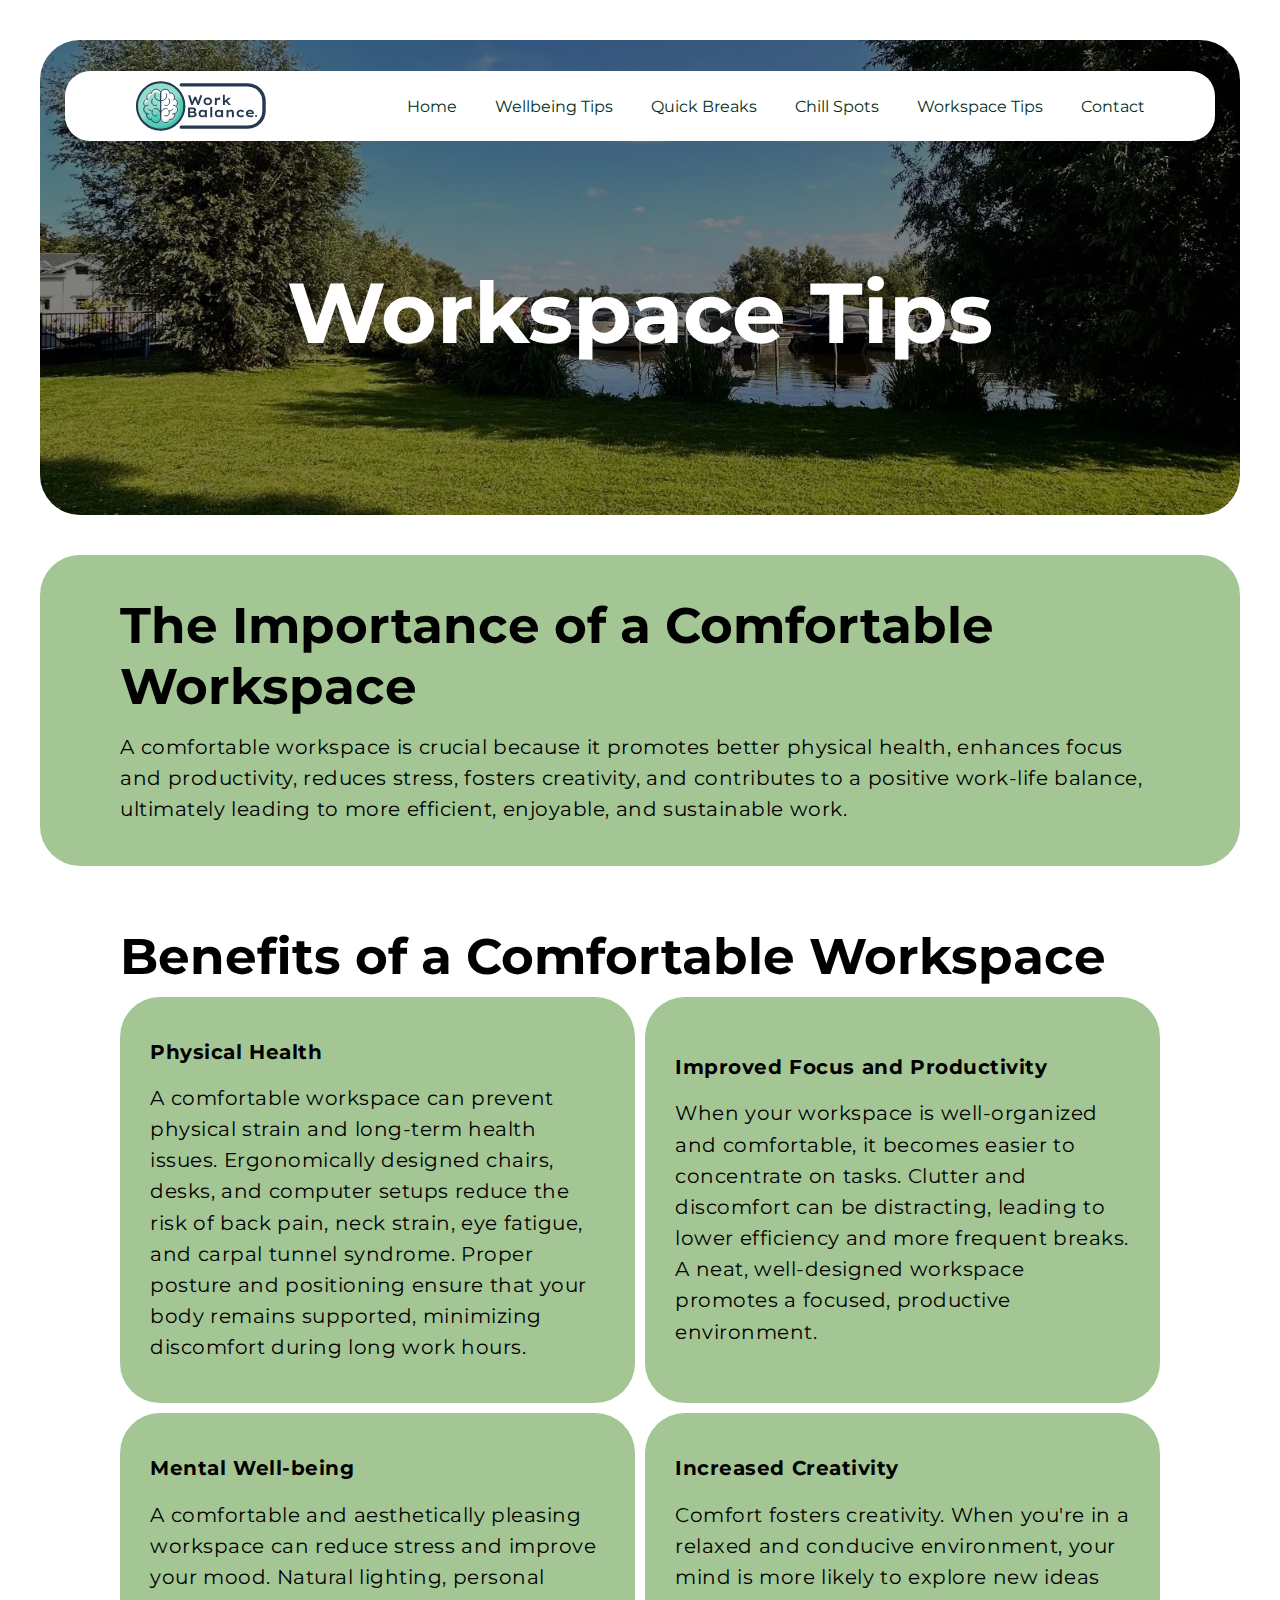
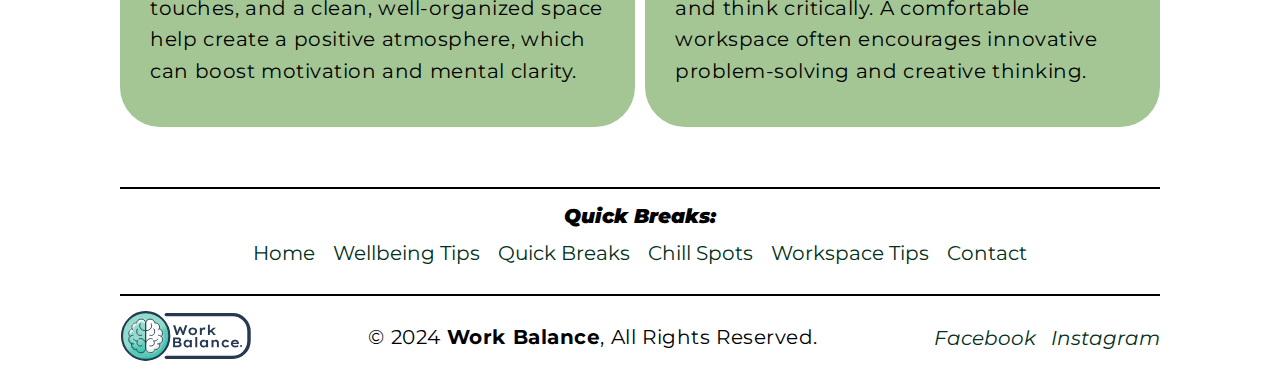
<file: workspace-tips.html>
<!DOCTYPE html>
<html lang="en">

<head>
  <title>Workspace Tips</title>
  <meta charset="UTF-8">
  <meta name="viewport" content="width=device-width, initial-scale=1.0">
  <meta name="author" content="Leandro A Nuñez B">
  <meta name="description"
    content="Explore essential tips for creating a comfortable workspace that enhances productivity, mental well-being, and creativity for remote work success.">
  <meta name="keywords" content="workspace tips, productivity, remote work, comfortable workspace, mental well-being">
  <link rel="icon" href="img/work-balance-favicon.png">
  <link rel="stylesheet" type="text/css" href="css/styles.css">
</head>

<body>

  <!-- HERO SECTION -->
  <main>
    <header class="hero-section">
      <section class="hero-content workspace-tips">
        <h2 class="hidden-from-view">All content regarding the hero section.</h2>
        <nav class="main-navigation">
          <figure class="brand-logo">
            <a href="index.html">
              <img src="img/work-balance-logov5.svg" class="logo-image" alt="Work Balance Logo"
                title="Work Balance company logo"></a>
          </figure>
          <label class="hamburger-bars">≡</label>
          <aside class="navigation-links-wrapper">
            <ul class="navigation-links">
              <li><a href="index.html" class="navigation-item">Home</a></li>
              <li><a href="wellbeing-tips.html" class="navigation-item">Wellbeing Tips</a></li>
              <li><a href="quick-breaks.html" class="navigation-item">Quick Breaks</a></li>
              <li><a href="chill-spots.html" class="navigation-item">Chill Spots</a></li>
              <li><a href="workspace-tips.html" class="navigation-item">Workspace Tips</a></li>
              <li><a href="contact.html" class="navigation-item">Contact</a></li>
            </ul>
          </aside>
        </nav>
        <h1 class="hero-heading">Workspace Tips</h1>
      </section>
    </header>
  </main>

  <!-- COMFORTABLE WORKSPACE SECTION -->
  <section class="section-4">
    <h2 class="hidden-from-view">Main container for the "Comfortable Workspace" section.</h2>
    <section class="inner-section-4">
      <h2 class="hidden-from-view">Content about the benefits of a comfortable workspace.</h2>
      <article>
        <h2>The Importance of a Comfortable Workspace</h2>
        <p>
          A comfortable workspace is crucial because it promotes better
          physical health, enhances focus and productivity, reduces stress,
          fosters creativity, and contributes to a positive work-life balance,
          ultimately leading to more efficient, enjoyable, and sustainable
          work.
        </p>
      </article>
    </section>
  </section>

  <!-- BENEFITS OF A COMFORTABLE WORKSPACE SECTION -->
  <section class="isolation">
    <h2 class="hidden-from-view">Main container for the "Benefits of a Comfortable Workspace" section.</h2>
    <section class="inner-isolation">
      <h2 class="hidden-from-view">Content about the benefits of a comfortable workspace.</h2>
      <article class="isolation-text">
        <h2>Benefits of a Comfortable Workspace</h2>
      </article>
      <section class="isolation-blocks">
        <h2 class="hidden-from-view">Overview of key benefits for a comfortable workspace.</h2>
        <article class="block-1">
          <h2 class="hidden-from-view">Physical Health Benefits</h2>
          <p><strong>Physical Health</strong></p>
          <p>
            A comfortable workspace can prevent physical strain and long-term
            health issues. Ergonomically designed chairs, desks, and computer
            setups reduce the risk of back pain, neck strain, eye fatigue, and
            carpal tunnel syndrome. Proper posture and positioning ensure that
            your body remains supported, minimizing discomfort during long
            work hours.
          </p>
        </article>

        <article class="block-2">
          <h2 class="hidden-from-view">Focus and Productivity Improvements</h2>
          <p>
            <strong>Improved Focus and Productivity</strong>
          </p>
          <p>
            When your workspace is well-organized and comfortable, it becomes
            easier to concentrate on tasks. Clutter and discomfort can be
            distracting, leading to lower efficiency and more frequent breaks.
            A neat, well-designed workspace promotes a focused, productive
            environment.
          </p>
        </article>
      </section>

      <section class="isolation-blocks">
        <h2 class="hidden-from-view">Mental Well-being Advantages</h2>
        <article class="block-1">
          <h2 class="hidden-from-view">Block 3 with all information</h2>
          <p><strong>Mental Well-being</strong></p>
          <p>
            A comfortable and aesthetically pleasing workspace can reduce
            stress and improve your mood. Natural lighting, personal touches,
            and a clean, well-organized space help create a positive
            atmosphere, which can boost motivation and mental clarity.
          </p>
        </article>

        <article class="block-2">
          <h2 class="hidden-from-view">Creativity Enhancement</h2>
          <p>
            <strong>Increased Creativity</strong>
          </p>
          <p>
            Comfort fosters creativity. When you're in a relaxed and conducive
            environment, your mind is more likely to explore new ideas and
            think critically. A comfortable workspace often encourages
            innovative problem-solving and creative thinking.
          </p>
        </article>
      </section>
    </section>
  </section>

  <!-- FOOTER -->
  <footer class="footer">
    <nav class="quick-links">
      <h2><strong><em>Quick Breaks:</em></strong></h2>
      <ul class="footer-navbar-links">
        <li><a href="index.html" class="navbar-link">Home</a></li>
        <li><a href="wellbeing-tips.html" class="navbar-link">Wellbeing Tips</a></li>
        <li><a href="quick-breaks.html" class="navbar-link">Quick Breaks</a></li>
        <li><a href="chill-spots.html" class="navbar-link">Chill Spots</a></li>
        <li><a href="workspace-tips.html" class="navbar-link">Workspace Tips</a></li>
        <li><a href="contact.html" class="navbar-link">Contact</a></li>
      </ul>
    </nav>
    <section class="copyright">
      <h3 class="hidden-from-view">Footer Information and Social Links.</h3>
      <figure class="footer-logo">
        <img src="img/work-balance-logov5.svg" alt="Work Balance company logo in footer"
          title="Work Balance logo in footer">
      </figure>
      <p class="copyright-text">
        &copy; 2024 <strong>Work Balance</strong>, All Rights Reserved.
      </p>
      <address class="icons">
        <a class="facebook" href="https://www.facebook.com/">Facebook</a>
        <a class="instagram" href="https://www.instagram.com/">Instagram</a>
      </address>
    </section>
  </footer>
</body>

</html>
</file>
<file: css/styles.css>
/** --------------- GENERAL STYLES --------------- **/

@import url("https://fonts.googleapis.com/css2?family=Montserrat:ital,wght@0,100..900;1,100..900&family=Noto+Serif:ital,wght@0,100..900;1,100..900&display=swap");

* {
  margin: 0;
  padding: 0;
  box-sizing: border-box;
  font-family: "Montserrat", sans-serif;
}

html {
  font-size: 100%; /* 1 rem = 16px */
}

h1 {
  font-family: "Montserrat", sans-serif;
  font-size: 5.3125rem; /* 85px / 16 = 5.3125rem */
  font-weight: 700;
  line-height: normal;
  padding: 120px 0px;
}

h2 {
  font-family: "Montserrat", sans-serif;
  font-size: 3.125rem; /* 50px / 16 = 3.125rem */
  font-weight: 700;
  line-height: normal;
}

h3 {
  font-family: Montserrat;
  font-size: 2.0625rem; /* 33px / 16 = 2.0625rem */
  font-style: normal;
  font-weight: 700;
  line-height: 140%; /* 46.2px */
}

p {
  font-family: "Montserrat", sans-serif;
  font-size: 1.25rem; /* 20px / 16 = 1.25rem */
  font-style: normal;
  font-weight: 400;
  line-height: 1.56; /* Maintain the 156% line height */
  letter-spacing: 0.5px;
  word-spacing: 0.5px;
}

li {
  font-family: "Montserrat", sans-serif;
  font-size: 1.25rem; /* 20px / 16 = 1.25rem */
  font-style: normal;
  font-weight: 400;
  line-height: 1.56;
}

a:link {
  color: #023020;
  font-weight: 400;
}

a:hover {
  color: #023020;
  font-weight: 700;
}

.hero-section h1 {
  color: #fff;
  text-align: center;
}

.hero-button {
  font-family: Montserrat, sans-serif;
  font-size: 1.25rem; /* 20px / 16 = 1.25rem */
  font-weight: 500;
  display: flex;
  text-decoration: none;
  padding: 0.9375rem 3.125rem; /* 15px 50px */
  justify-content: center;
  align-items: center;
  border-radius: 0.9375rem; /* 15px */
  border: 2px solid #fff;
  color: #fff;
  background-color: transparent; /* Default background */
  transition: background-color 0.3s ease; /* Smooth transition for hover */
}

/* Hover effect */
.hero-button:hover {
  border: 2px solid #023020;
  background-color: #023020; /* Dark green background on hover */
  color: #fff; /* Text remains white */
}

.general-button {
  font-family: Montserrat, sans-serif;
  font-size: 1.25rem; /* 20px / 16 = 1.25rem */
  font-weight: 500;
  display: flex;
  text-decoration: none;
  padding: 0.9375rem 3.125rem; /* 15px 50px */
  justify-content: center;
  align-items: center;
  border-radius: 0.9375rem; /* 15px */
  border-color:#023020;
  border-style: solid;
  border-width: 2px;
  color: #023020;
  background-color: transparent; /* Default background */
  transition: background-color 0.3s ease; /* Smooth transition for hover */
}

.general-button:hover {
  border: 2px solid #023020;
  background-color: #023020; /* Dark green background on hover */
  color: #fff;
}

/* Media Query for Mobile Devices (Smartphones <= 768px) */
@media (max-width: 768px) {

  h1 {
    font-size: 2.5rem; /* 40px / 16 */
  }

  h2 {
    font-size: 1.875rem; /* 30px / 16 */
  }

  p {
    font-size: 1.125rem; /* 18px / 16 */
    line-height: 1.56; /* Keep line height proportional */
  }

  button,
  .hero-button {
    font-size: 1.125rem; /* 18px / 16 */
    padding: 0.625rem 2.5rem; /* 10px 40px */
  }

}

.hidden-from-view {
  display: none;
}

/** --------------- END OF GENERAL STYLES --------------- **/



/** --------------- HOME PAGE --------------- **/

.hero-message-container {
  padding: 120px 0;
  display: flex;
  flex-direction: column;
  justify-content: center;
  align-items: center;
  gap: 20px;
}

.hero-section {
  display: flex;
  width: 100%;
  justify-content: center;
  padding: 40px;
  box-sizing: border-box;
}

.home-page .hero-content > h1 {
  color: #fff;
  text-align: center;
  padding: 100px 0 40px 0;
}

.hero-section .hero-content > p {
  color: #fff;
  font-size: 25px;
  font-weight: 700;
  text-align: center;
  padding: 0 0 30px 0;
}

.hero-content {
  display: flex;
  width: 100%;
  padding: 31px 25px;
  flex-direction: column;
  justify-content: center;
  align-items: center;
  align-self: stretch;
  border-radius: 40px;
  background: linear-gradient(rgba(0, 0, 0, 0.5), rgba(0, 0, 0, 0.5)),
    url("../img/hero-banner.webp") center / cover no-repeat;
}

/* Buttons layout */
.hero-buttons {
  display: flex;
  justify-content: center; /* Align buttons in the center */
  align-items: center;
  gap: 18px;
  padding: 0 0 100px 0;
}

/* Logo Container Styles */
.brand-logo {
  display: flex;
  padding: 10px;
  align-items: center;
}

/* Logo Styles */
.logo-image {
  display: flex;
  width: 133px;
  height: 50px;
  justify-content: center;
  align-items: center;
  padding-right: 0.994px;
}

/* Navbar Styles */
.main-navigation {
  display: flex;
  padding: 0px 60px;
  align-items: center;
  background-color: #fff;
  box-sizing: border-box;
  width: 100%;
  border-radius: 25px;
}

.hamburger-bars {
  display: none;
}


.navigation-links-wrapper {
  display: flex;
  justify-content: flex-end;
  align-items: center;
  flex: 1;
}

.navigation-links {
  list-style-type: none;
  margin: 0;
  padding: 0;
  display: flex;
  gap: 18px;
}

.navigation-links a:hover {
  border-bottom-color: #000;
  border-bottom-style: solid;
  border-bottom-width: 2px;
}

.navigation-item {
  color: #023020; /* Dark Green */
  font-size: 16px;
  font-weight: 400;
  line-height: 1.4;
  text-decoration: none;
  padding: 10px;
}

/* Show the hamburger menu and set up overlay at 1220px */
@media (max-width: 1220px) {

  .main-navigation {
    justify-content: space-between;
  }

  /* Display hamburger icon */
  .hamburger-bars {
    display: block;
    font-size: 25px;
    cursor: pointer;
  }

  /* Hide navigation by default */
  .navigation-links-wrapper {
    display: none;
  }

}

/* media queries for 768px */
@media (max-width: 768px) {

  .hero-section {
    display: flex;
    width: 100%;
    justify-content: center;
    padding: 0;
    box-sizing: border-box;
  }

  .hero-content {
    border-radius: 0;
  }

  .main-navigation {
    justify-content: space-between;
  }

  /* Display hamburger icon on small screens */
  .hamburger-bars {
    display: block;
    font-size: 25px;
  }

  /* Hide navigation wrapper by default */
  .navigation-links-wrapper {
    display: none;
  }

  .hero-heading {
    font-size: 45px;
  }

  .hero-buttons {
    flex-direction: column;
    gap: 15px;
  }

}

/** HOME PAGE INTRODUCTION SECTION **/

/* Section introduction Container */
.introduction {
  display: flex;
  width: 100%;
  padding: 0px 20px 20px;
  flex-direction: column;
  align-items: flex-start;
}

/* Inner introduction */
.inner-introduction {
  display: flex;
  padding: 40px 80px;
  flex-direction: column;
  justify-content: center;
  align-items: flex-start;
  align-self: stretch;
  border-radius: 40px;
  background-color: #fff;
}

/* Article */
article {
  display: flex;
  flex-direction: column;
  align-items: flex-start;
  align-self: stretch;
}

.introduction p::first-letter {
  font-weight: 700;
  font-size: 35px;
}

.introduction p {
  font-size: 1.25em; /* relative unit em  which is close to 20px */
}

.introduction .inner-introduction article h2 {
  text-transform: uppercase;
}

@media (max-width: 768px) {

  .introduction {
    padding: 0px 20px;
  }

  .inner-introduction {
    padding: 35px 0 30px;
    border-radius: 35px;
    border-top-left-radius: 0;
    border-top-right-radius: 0;
  }

}

/** END OF HOME PAGE INTRODUCTION SECTION **/



/** GREEN BLOCKS SECTIONS **/

/* Section 2 Container */
.section-3 {
  display: flex;
  width: 100%;
  padding: 0px 40px 40px;
  flex-direction: column;
  align-items: flex-start;
}

/* Inner Section 2 */
.inner-section-3 {
  display: flex;
  padding: 40px 80px;
  flex-direction: column;
  justify-content: center;
  align-items: flex-start;
  align-self: stretch;
  border-radius: 40px;
  background: #a4c694;
}

/* Article */
article {
  display: flex;
  flex-direction: column;
  align-items: flex-start;
  align-self: stretch;
}

/* General Buttons Section */
.general-buttons {
  display: flex;
  padding: 10px 0px;
  align-items: center;
  gap: 10px;
  align-self: stretch;
}

@media (max-width: 768px) {

  .section-3 {
    padding: 0;
  }

  .inner-section-3 {
    padding: 40px 20px;
    border-radius: 35px;
    border-bottom-left-radius: 0;
    border-bottom-right-radius: 0;
  }

  .general-buttons {
    flex-direction: column;
    gap: 15px;
    align-items: start;
  }

}

/** GREEN BLOCKS SECTIONS **/



/** GREEN BLOCKS SECTIONS 2 **/

/* Section 3 Container */
.section-4 {
  display: flex;
  width: 100%;
  padding: 0px 40px;
  flex-direction: column;
  align-items: flex-start;
}

/* Inner Section 3 */
.inner-section-4 {
  display: flex;
  padding: 40px 80px;
  flex-direction: column;
  justify-content: center;
  align-items: flex-start;
  align-self: stretch;
  border-radius: 40px;
  background: #a4c694;
}

/* Article */
article {
  display: flex;
  flex-direction: column;
  align-items: flex-start;
  gap: 15px;
  align-self: stretch;
}

@media (max-width: 768px) {

  .section-4 {
    padding: 0px 0px 40px;
  }

  .inner-section-4 {
    padding: 40px 20px;
    border-radius: 35px;
    border-top-left-radius: 0px;
    border-top-right-radius: 0px;
    border-top: 2px solid #000;
  }

}

/** END OF GREEN BLOCKS SECTIONS 2 **/



/** END OF TWO COLUMN SECTION LAYOUT WITH IMAGE AND TEXT SPLIT-RIIGHT/LEFT **/

.split-in-2 {
  display: flex;
  width: 100%;
  height: 100vh; /* Full viewport height */
  padding: 20px 40px;
  flex-direction: column;
  justify-content: center;
  align-items: center;
}

.container-split {
  display: flex;
  gap: 80px;
  padding: 100px 80px;
  border-radius: 40px;
  background: #a4c694;
  align-items: stretch;
  width: 100%;
  height: 100%;
}

.picture-box {
  flex: 1;
  height: 100%;
  display: flex;
  justify-content: center;
  align-items: center;
  flex-direction: column;
}

.picture-box img {
  width: 100%;
  height: 100%;
  object-fit: cover;
  border-radius: 40px;
}

.picture-box figcaption {
  margin-top: 10px;
  text-align: center;
}

.text-box {
  flex: 1;
  display: flex;
  flex-direction: column;
  justify-content: center;
  height: 100%;
}

.reverse .container-split {
  flex-direction: row-reverse; /* Reverse the layout */
}

.white-bg .container-split {
  background-color: #fff;
  height: 100%;
}

@media (max-width: 768px) {

  .split-in-2 {
    height: auto;
    padding: 20px 0px;
  }

  .container-split {
    flex-direction: column-reverse;
    padding: 20px;
    height: auto;
    padding: 20px;
  }

  .reverse .container-split {
    flex-direction: column-reverse;
    padding: 20px;
    height: auto;
  }

  .picture-box {
    height: auto;
  }

  .picture-box img {
    width: 100%;
    height: auto;
  }

}

/** END OF TWO COLUMN SECTION LAYOUT WITH IMAGE AND TEXT SPLIT-RIIGHT/LEFT **/



/** HOME PAGE CTA SECTION AT THE BOTTOM **/

.CTA {
  display: flex;
  width: 100%;
  padding: 40px;
  flex-direction: column;
  justify-content: center;
  align-items: center;
}

.CTA-picture {
  display: flex;
  padding: 100px 80px;
  flex-direction: column;
  justify-content: center;
  align-items: center;
  gap: 10px;
  align-self: stretch;
  border-radius: 40px;
  background: linear-gradient(rgba(0, 0, 0, 0.5), rgba(0, 0, 0, 0.5)),
    url("../img/scenery.webp") center / cover no-repeat;
}

.CTA-text-box {
  display: flex;
  flex-direction: column;
  justify-content: center;
  align-items: center;
  align-self: stretch;
}

.CTA-text-box h2 {
  color: #fff;
  text-align: center;
}

.CTA-text-box p {
  color: #fff;
  text-align: center;
}

@media (max-width: 768px) {

  .CTA {
    display: flex;
    width: 100%;
    justify-content: center;
    padding: 0px;
  }

  .CTA-picture {
    border-radius: 0px;
    padding: 40px 20px;
  }

}

/** END OF HOME PAGE CTA SECTION AT THE BOTTOM **/



/** FOOTER **/

.footer {
  display: flex;
  flex-direction: column;
  align-items: center;
  width: 100%;
  padding: 20px 120px;
  margin: 0 auto;
}

.quick-links {
  width: 100%;
  display: flex;
  flex-direction: column;
  align-items: center;
  border-top: 2px solid #000;
  padding-top: 15px;
}

.footer-navbar-links {
  display: flex;
  justify-content: center;
  gap: 18px;
  font-size: 16px;
  font-weight: 400;
  line-height: 1.4;
  padding: 10px;
  list-style: none; /* Removes bullet points */
}

.footer-navbar-links a {
  color: #023020;
  text-decoration: none;
}

.footer-navbar-links a:hover {
  border-bottom-color: #000;
  border-bottom-style: solid;
  border-bottom-width: 2px;
}

.copyright {
  width: 100%;
  display: flex;
  flex-direction: row; /* Stack content vertically */
  align-items: center;
  text-align: center;
  margin-top: 15px;
  border-top: 2px solid #000;
  padding-top: 15px;
  justify-content: space-between;
}

.footer-logo img {
  width: 132px;
  height: auto;
}

.icons {
  display: flex;
  gap: 15px;
}

.facebook {
  text-decoration: none;
  font-size: 20px;
}

.instagram {
  text-decoration: none;
  font-size: 20px;
}

@media (max-width: 768px) {

  .footer {
    padding: 20px;
  }

  .copyright {
    flex-direction: column;
    align-items: center;
    text-align: center;
    gap: 15px;
    margin-top: 15px;
  }

  .footer-logo {
    order: 1; /* First in the column */
  }

  .icons {
    order: 2; /* Icons above copyright */
    margin-top: 10px;
  }

  .copyright p {
    order: 3; /* Last in the column, below icons */
  }

  .footer-navbar-links {
    flex-direction: column;
    text-align: center;
  }

}

/** END OF FOOTER **/



/** COOKIES BLOCK **/

.centered-box {
  width: 1000px;
  height: auto;
  padding: 20px;
  background-color: #a4c694;
  color: #023020;
  position: fixed;
  top: 0;
  bottom: 0;
  left: 0;
  right: 0;
  margin: auto;
  display: flex;
  flex-direction: column;
  align-items: center;
  justify-content: center;
  border-radius: 40px;
  border: 10px solid #023020;
  text-align: center;
  z-index: 9999;
}

.button-group {
  display: flex;
  flex-direction: row;
  gap: 20px;
}

.button-group > .general-button {
  padding: 15px 90px;
}

/* Media query for screens 1200px and smaller */
@media (max-width: 1200px) {

  .centered-box {
    width: 800px;
    height: 400px;
    padding: 15px;
    border-radius: 30px;
  }

  .button-group > .general-button {
    padding: 20px 100px;
  }

}

/* Media query for screens 768px and smaller (mobile layout) */
@media (max-width: 768px) {

  .centered-box {
    width: 90%;
    height: auto;
    padding: 15px;
    border-radius: 20px;
  }

  .button-group {
    flex-direction: column; /* Stack buttons vertically on small screens */
  }

  .button-group > .general-button {
    padding: 10px 40px;
    font-size: 0.9em;
  }

}

/** END OF COOKIES BLOCK **/

/** --------------- END OF HOME PAHE --------------- **/



/** --------------- WELL BEING TIPS PAGE --------------- **/

/* HERO CUSTOM IMAGE **/

.wellbeing-tips {
  background: linear-gradient(rgba(0, 0, 0, 0.5), rgba(0, 0, 0, 0.5)),
    url("../img/wellbeing-tips-header.webp") center / cover no-repeat;
}

/* END OF HERO CUSTOM IMAGE **/


/** ISOLATION SECTION **/
.isolation {
  display: flex;
  width: 100%;
  padding: 60px 120px 40px 120px;
  flex-direction: column;
  justify-content: center;
  align-items: center;
}

.inner-isolation {
  display: flex;
  flex-direction: column;
  justify-content: center;
  align-items: flex-start;
  gap: 10px;
  align-self: stretch;
}

.isolation-text {
  display: flex;
  flex-direction: column;
  justify-content: center;
  align-items: flex-start;
  gap: 30px;
  align-self: stretch;
}

.isolation-blocks {
  display: flex;
  flex-direction: row;
  justify-content: center;
  align-items: flex-start;
  gap: 10px;
  align-self: stretch;
}

.block-1,
.block-2,
.block-3 {
  /* Separate selectors for each block */
  display: flex;
  flex-direction: column;
  justify-content: center;
  align-items: flex-start;
  padding: 40px 30px;
  flex: 1; /* Flex-grow to make them equal width */
  border-radius: 40px;
  background-color: #a4c694;
}

@media (max-width: 768px) {

  .isolation {
    display: flex;
    width: 100%;
    padding: 40px 20px 40px 20px;
  }

  .isolation-blocks {
    flex-direction: column; /* Stacks blocks vertically */
    gap: 20px; /* Adjust gap between blocks in column layout */
  }

}

/** END OF ISOLATION SECTION **/

/** --------------- END OF WELL BEING TIPS PAGE --------------- **/



/** --------------- QUICK BREAKS PAGE --------------- **/
/* HERO CUSTOM IMAGE **/

.quick-breaks {
  background: linear-gradient(rgba(0, 0, 0, 0.5), rgba(0, 0, 0, 0.5)),
    url("../img/Rotterdam-park1.webp") center / cover no-repeat;
}

/* END OF HERO CUSTOM IMAGE **/

/** IMAGES BLOCKS SECTIONS **/

.image-blocks {
  display: flex;
  width: 100%;
  padding: 0 40px;
  justify-content: center;
  align-items: flex-start;
}

/* White background for the first section */
.inner-blocks.white-background {
  background-color: #ffffff; /* White background */
}

/* Default styling for other .inner-blocks sections */
.inner-blocks {
  display: flex;
  width: 100%;
  padding: 100px 80px;
  justify-content: space-between;
  gap: 50px;
  background-color: #a4c694; /* Soft green */
  border-radius: 40px;
}

/* Styling for individual content blocks */
.image-block-1,
.image-block-2 {
  display: flex;
  flex-direction: column;
  align-items: center;
  padding: 10px;
  gap: 20px;
  flex: 1;
  max-width: 50%;
}

/* Styling for images */
.image-block {
  width: 100%;
  height: 572px;
  border-radius: 40px;
  object-fit: cover;
}

/* Responsive styling for screens 768px and below */
@media (max-width: 768px) {

  .image-blocks {
    padding: 0;
  }

  .inner-blocks {
    flex-direction: column;
    padding: 40px 20px;
  }

  .image-block-1,
  .image-block-2 {
    max-width: 100%;
  }

}

/** END OF IMAGES BLOCKS SECTIONS **/

/** --------------- END OF QUICK BREAKS PAGE --------------- **/



/** --------------- CHILL SPOTS PAGE --------------- **/
/* HERO CUSTOM IMAGE **/

.chill-spots {
  background: linear-gradient(rgba(0, 0, 0, 0.5), rgba(0, 0, 0, 0.5)),
    url("../img/Joost.webp") center / cover no-repeat;
}

/* END OF HERO CUSTOM IMAGE **/

/* Alighning buttons to left side */
.img-chill-spots {
  align-items: flex-start;
}

/* Text-indent property */
.relaxing-spots .inner-section-4 article > p {
  text-indent: 10%;
}

/** --------------- EMD OFCHILL SPOTS PAGE --------------- **/




/** --------------- WORKSPACE TIPS PAGE --------------- **/
/* HERO CUSTOM IMAGE **/

.workspace-tips {
  background: linear-gradient(rgba(0, 0, 0, 0.5), rgba(0, 0, 0, 0.5)),
    url("../img/water-park.webp") center / cover no-repeat;
}

/* END OF HERO CUSTOM IMAGE **/

/** --------------- END OF WORKSPACE TIPS PAGE --------------- **/



/** --------------- CONTACT US PAGE --------------- **/
/* HERO CUSTOM IMAGE **/

.contact-us {
  background: linear-gradient(90deg, #548a8e 45%, #60b965 92%); /* 90% degrees mean that the line will walk horizontally and 180 degrees means it will walk vertically. */
}

/* END OF HERO CUSTOM IMAGE **/

/** CONTACT SECTION **/
.contact-section {
  display: flex;
  width: 100%;
  padding: 40px 120px;
  justify-content: center;
  align-items: center;
}

.contact-container {
  display: flex;
  width: 100%;
  max-width: 1200px; /* Optional: control max width */
  gap: 45px;
}

.picture,
.form {
  flex: 1 1 50%; /* 50% width for each */
  display: flex;
  justify-content: center;
  align-items: center;
}

.picture img {
  width: 100%;
  height: auto;
  border-radius: 40px;
}

.form {
  border: 1px solid #000;
  border-radius: 40px;
  padding: 20px;
  display: flex;
  flex-direction: column;
  gap: 20px;
  align-items: flex-start;
}

/* Form Input Styling */
form input[type="text"],
form input[type="email"],
form input[type="tel"],
form textarea {
  padding: 10px;
  border: 1px solid #000;
  border-radius: 15px;
  font-size: 1.25rem;
  color: #000;
  background-color: #fff;
  width: 100%;
}

form textarea {
  height: 100px;
}

form label,
legend {
  font-size: 1.25rem;
  color: #000;
}

.radio-group-container {
  border: 1px solid #000;
  border-radius: 25px;
  padding: 10px;
  margin-bottom: 10px;
  text-align: center;
  width: 100%;
}

.radio-group {
  display: flex;
  justify-content: center;
  gap: 20px;
  border: none;
}

/* Larger custom radio buttons */
form input[type="radio"] {
  width: 24px;
  height: 24px;
  border: 2px solid #023020;
  border-radius: 50%;
  background-color: #fff;
  position: relative;
  cursor: pointer;
  margin-right: 8px;
}

.form-group {
  display: flex;
  flex-direction: column;
  gap: 10px; /* Adds space between label and input */
  margin-bottom: 20px; /* Adds space between each fieldset */
  width: 100%;
  border: none;
}

form input[type="submit"] {
  width: 100%;
  padding: 20px;
  background-color: #a4c694;
  color: #294335;
  border: none;
  border-radius: 50px;
  font-size: 1.25rem;
  cursor: pointer;
  transition: background-color 0.3s ease-in, color 0.3s ease-in;
}

form input[type="submit"]:hover {
  background-color: #294335;
  color: #a4c694;
}

/** END OF CONTACT SECTION **/



/** TABLE SECTION **/
/* a table for the assessment */

.table {
  width: 100%;
  display: flex;
  justify-content: center;
  table-layout: fixed;
  padding: 0 40px;
  align-items: center;
}

.table table, th {
  border:1px solid black;
  padding: 20px 20px;
}

.table table {
  border-radius: 40px;
  border-spacing: 10px;
}

.table th {
  border-radius: 20px;
}

.table tr:nth-child(even) {
  background-color: #CFF;
}

.table tr:nth-child(odd) {
  background-color: #FFF;
}

.take-care {
  float: right;
  margin-left: 20px;
}

.take-care-picture {
  border-radius: 40px;
}

/* Responsiveness for mobile screens*/
@media (max-width: 768px) {

  .contact-section {
    padding: 40px 20px;
  }

  .contact-container {
    flex-direction: column; /* Stack image and form vertically */
    gap: 20px;
    flex-direction: column-reverse;
  }

  .table {
    flex-direction: column;
    padding: 0px 20px;
  }

  .take-care {
    float: none;
    margin: 20px auto;
  }

}

/** TABLE SECTION **/

/** --------------- END OF CONTACT US PAGE --------------- **/



/** --------------- THANK YOU PAGE PAGE --------------- **/
/* HERO CUSTOM IMAGE **/

.thank-you {
  background: linear-gradient(90deg, #548a8e 45%, #60b965 92%); /* 90% degrees mean that the line will walk horizontally and 180 degrees means it will walk vertically. */
}

/* END OF HERO CUSTOM IMAGE **/

.h1-thank-you {
  padding: 120px 0px 40px 0px;
}

.go-back-home {
  margin: 40px 0px 0px 0px;
}


/** CONNECT WITH US SECTION **/
.connect-with-us {
  text-align: center;
  padding: 50px 0px;
}

.connect-with-us address{
  padding: 20px 0px;
  font-size: 50px;
  gap: 20px;
}

/** END OF CONNECT WITH US SECTION **/

/** --------------- END OF THANK YOU PAGE PAGE --------------- **/



/** --------------- GENERAL FIXES --------------- **/

/* Making the heading follow a nice hirearchy */

/* home page */
.your-guide .inner-section-4 article > h3 {
  font-size: 3.125rem;
}

.split-in-2.reverse.white-bg .text-box > h3 {
  font-size: 3.125rem;
}

.split-in-2 .text-box > h3 {
  font-size: 3.125rem;
}

.CTA .CTA-text-box > h3 {
  font-size: 3.125rem;
  color: white;
  text-align: center;
}
/* end of home page */


/* footer */
.footer .quick-links > h2 {
  font-size: 1.25rem; /* 20px / 16 = 1.25rem */
}
/* end of footer */

/** --------------- END OF GENERAL FIXES --------------- **/
</file>
